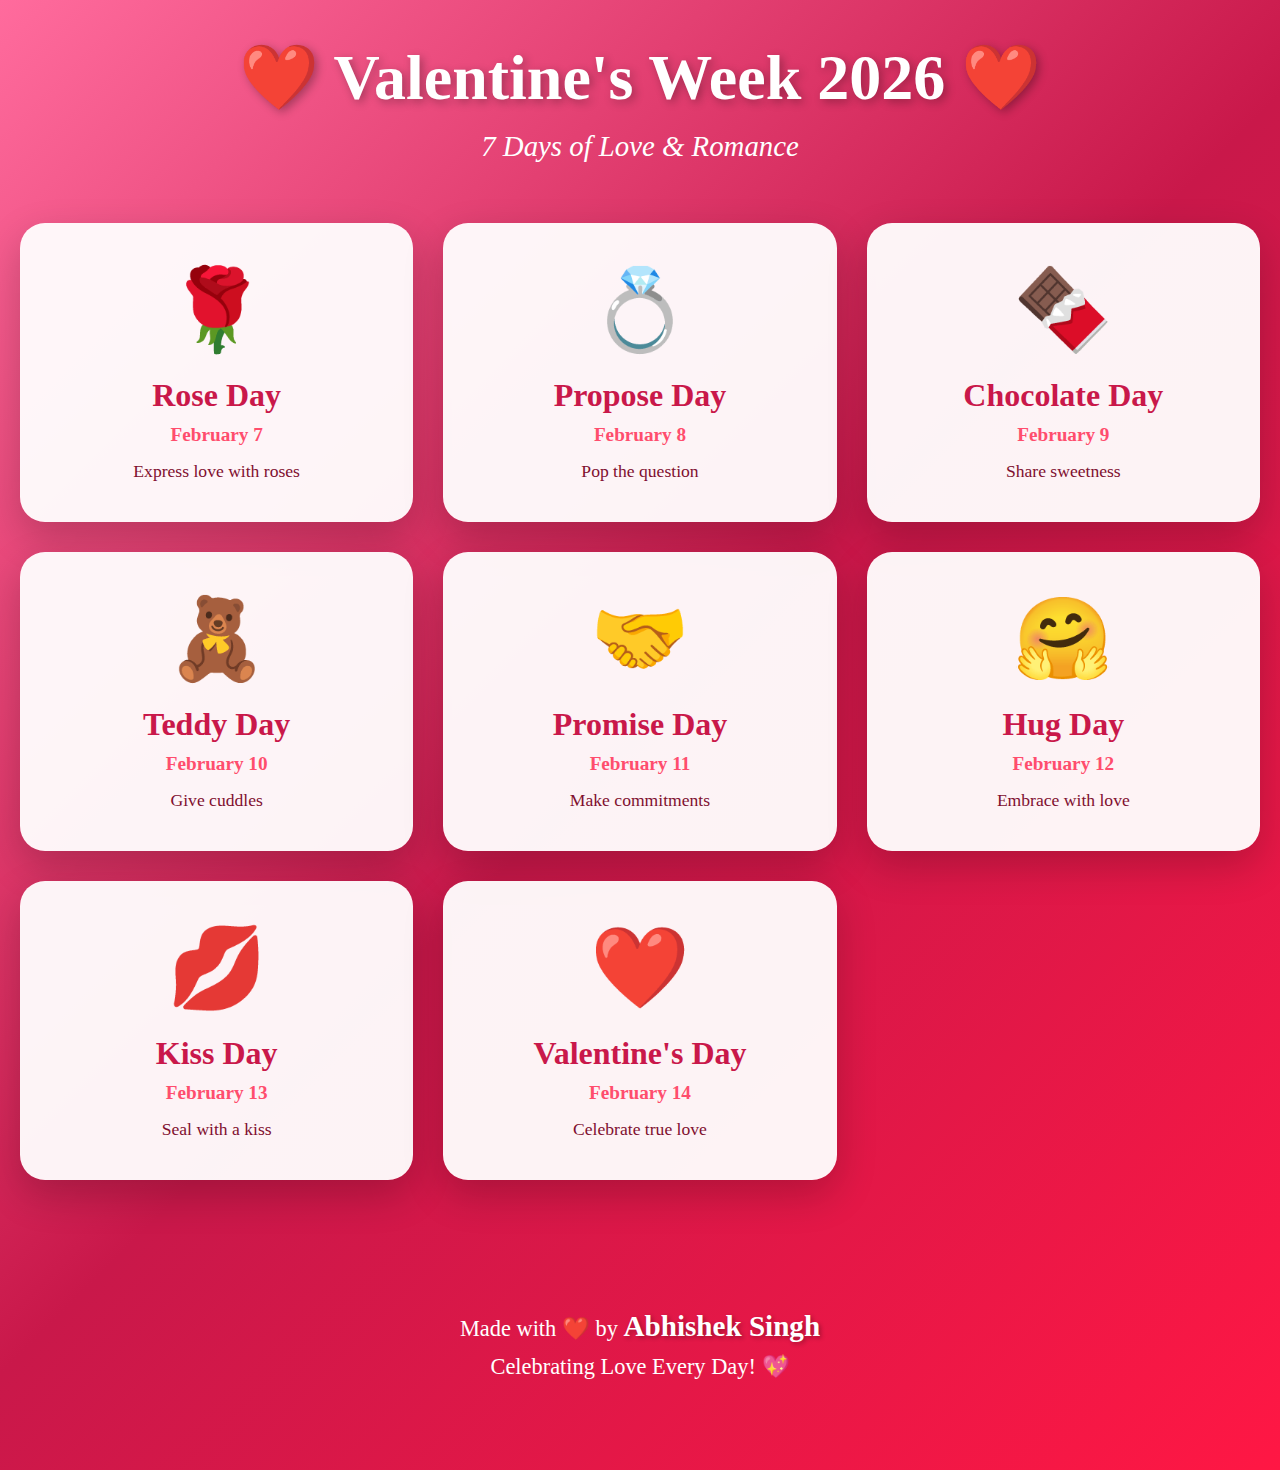
<file: pages/index.html>
<!DOCTYPE html>
<html lang="en">
<head>
    <meta charset="UTF-8">
    <meta name="viewport" content="width=device-width, initial-scale=1.0">
    <title>Valentine's Week 2026 💖</title>
    <link rel="stylesheet" href="../css/index.css">
</head>
<body>
    <div class="container">
        <header class="header">
            <h1>❤️ Valentine's Week 2026 ❤️</h1>
            <p>7 Days of Love & Romance</p>
        </header>
        
        <div class="days-grid">
            <a href="rose-day.html" class="day-card rose-day">
                <div class="day-icon">🌹</div>
                <h2>Rose Day</h2>
                <p class="day-date">February 7</p>
                <p class="day-desc">Express love with roses</p>
            </a>
            
            <a href="propose-day.html" class="day-card propose-day">
                <div class="day-icon">💍</div>
                <h2>Propose Day</h2>
                <p class="day-date">February 8</p>
                <p class="day-desc">Pop the question</p>
            </a>
            
            <a href="chocolate-day.html" class="day-card chocolate-day">
                <div class="day-icon">🍫</div>
                <h2>Chocolate Day</h2>
                <p class="day-date">February 9</p>
                <p class="day-desc">Share sweetness</p>
            </a>
            
            <a href="teddy-day.html" class="day-card teddy-day">
                <div class="day-icon">🧸</div>
                <h2>Teddy Day</h2>
                <p class="day-date">February 10</p>
                <p class="day-desc">Give cuddles</p>
            </a>
            
            <a href="promise-day.html" class="day-card promise-day">
                <div class="day-icon">🤝</div>
                <h2>Promise Day</h2>
                <p class="day-date">February 11</p>
                <p class="day-desc">Make commitments</p>
            </a>
            
            <a href="hug-day.html" class="day-card hug-day">
                <div class="day-icon">🤗</div>
                <h2>Hug Day</h2>
                <p class="day-date">February 12</p>
                <p class="day-desc">Embrace with love</p>
            </a>
            
            <a href="kiss-day.html" class="day-card kiss-day">
                <div class="day-icon">💋</div>
                <h2>Kiss Day</h2>
                <p class="day-date">February 13</p>
                <p class="day-desc">Seal with a kiss</p>
            </a>
            
            <a href="valentine-day.html" class="day-card valentine-day">
                <div class="day-icon">❤️</div>
                <h2>Valentine's Day</h2>
                <p class="day-date">February 14</p>
                <p class="day-desc">Celebrate true love</p>
            </a>
        </div>
        
        <footer class="footer">
            <p>Made with ❤️ by <strong>Abhishek Singh</strong></p>
            <p class="small">Celebrating Love Every Day! 💖</p>
        </footer>
    </div>
</body>
</html>
</file>
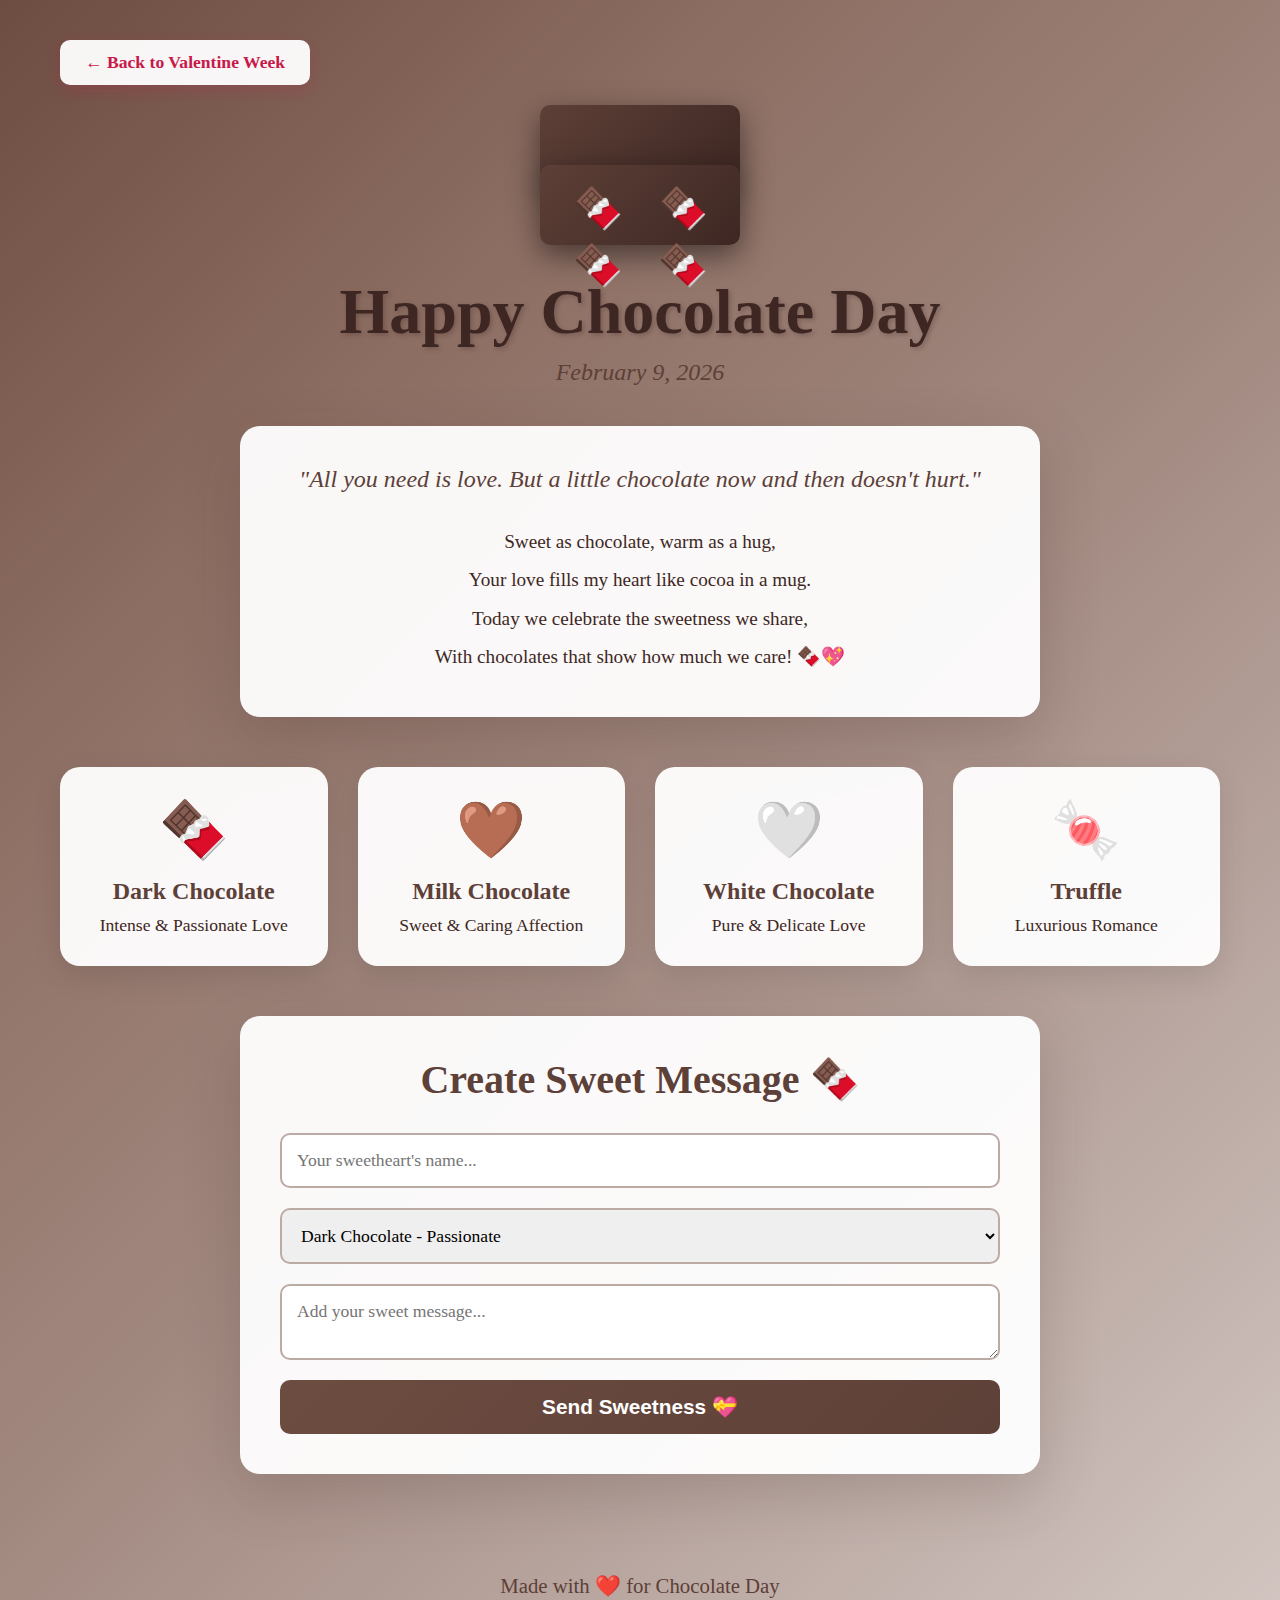
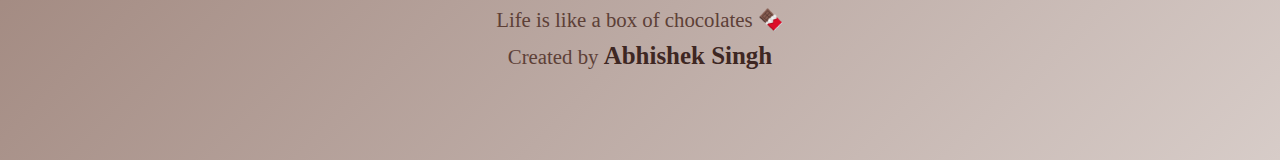
<file: pages/chocolate-day.html>
<!DOCTYPE html>
<html lang="en">
<head>
    <meta charset="UTF-8">
    <meta name="viewport" content="width=device-width, initial-scale=1.0">
    <title>Happy Chocolate Day 🍫</title>
    <link rel="stylesheet" href="css/chocolate-day.css">
</head>
<body>
    <div class="container">
        <div class="chocolates-bg"></div>
        
        <div class="content">
            <div class="back-home">
                <a href="index.html" class="back-btn">← Back to Valentine Week</a>
            </div>

            <div class="chocolate-box">
                <div class="box-lid"></div>
                <div class="box-base">
                    <div class="chocolate choc-1">🍫</div>
                    <div class="chocolate choc-2">🍫</div>
                    <div class="chocolate choc-3">🍫</div>
                    <div class="chocolate choc-4">🍫</div>
                </div>
            </div>
            
            <h1 class="main-title">Happy Chocolate Day</h1>
            <p class="date">February 9, 2026</p>
            
            <div class="message-box">
                <p class="quote">"All you need is love. But a little chocolate now and then doesn't hurt."</p>
                <p class="message">
                    Sweet as chocolate, warm as a hug,<br>
                    Your love fills my heart like cocoa in a mug.<br>
                    Today we celebrate the sweetness we share,<br>
                    With chocolates that show how much we care! 🍫💖
                </p>
            </div>
            
            <div class="chocolate-types">
                <div class="choco-card">
                    <div class="choco-icon">🍫</div>
                    <h3>Dark Chocolate</h3>
                    <p>Intense & Passionate Love</p>
                </div>
                <div class="choco-card">
                    <div class="choco-icon">🤎</div>
                    <h3>Milk Chocolate</h3>
                    <p>Sweet & Caring Affection</p>
                </div>
                <div class="choco-card">
                    <div class="choco-icon">🤍</div>
                    <h3>White Chocolate</h3>
                    <p>Pure & Delicate Love</p>
                </div>
                <div class="choco-card">
                    <div class="choco-icon">🍬</div>
                    <h3>Truffle</h3>
                    <p>Luxurious Romance</p>
                </div>
            </div>
            
            <div class="interactive-section">
                <h2>Create Sweet Message 🍫</h2>
                <div class="message-creator">
                    <input type="text" id="sweetheartName" placeholder="Your sweetheart's name...">
                    <select id="chocolateType">
                        <option value="dark">Dark Chocolate - Passionate</option>
                        <option value="milk">Milk Chocolate - Sweet</option>
                        <option value="white">White Chocolate - Pure</option>
                        <option value="truffle">Truffle - Luxurious</option>
                    </select>
                    <textarea id="sweetMessage" placeholder="Add your sweet message..."></textarea>
                    <button id="createMessage">Send Sweetness 💝</button>
                </div>
                <div id="messageDisplay" class="message-display"></div>
            </div>
            
            <footer class="footer">
                <p>Made with ❤️ for Chocolate Day</p>
                <p class="small">Life is like a box of chocolates 🍫</p>
                <p class="creator">Created by <strong>Abhishek Singh</strong></p>
            </footer>
        </div>
    </div>
    
    <script src="js/chocolate-day.js"></script>
</body>
</html>
</file>
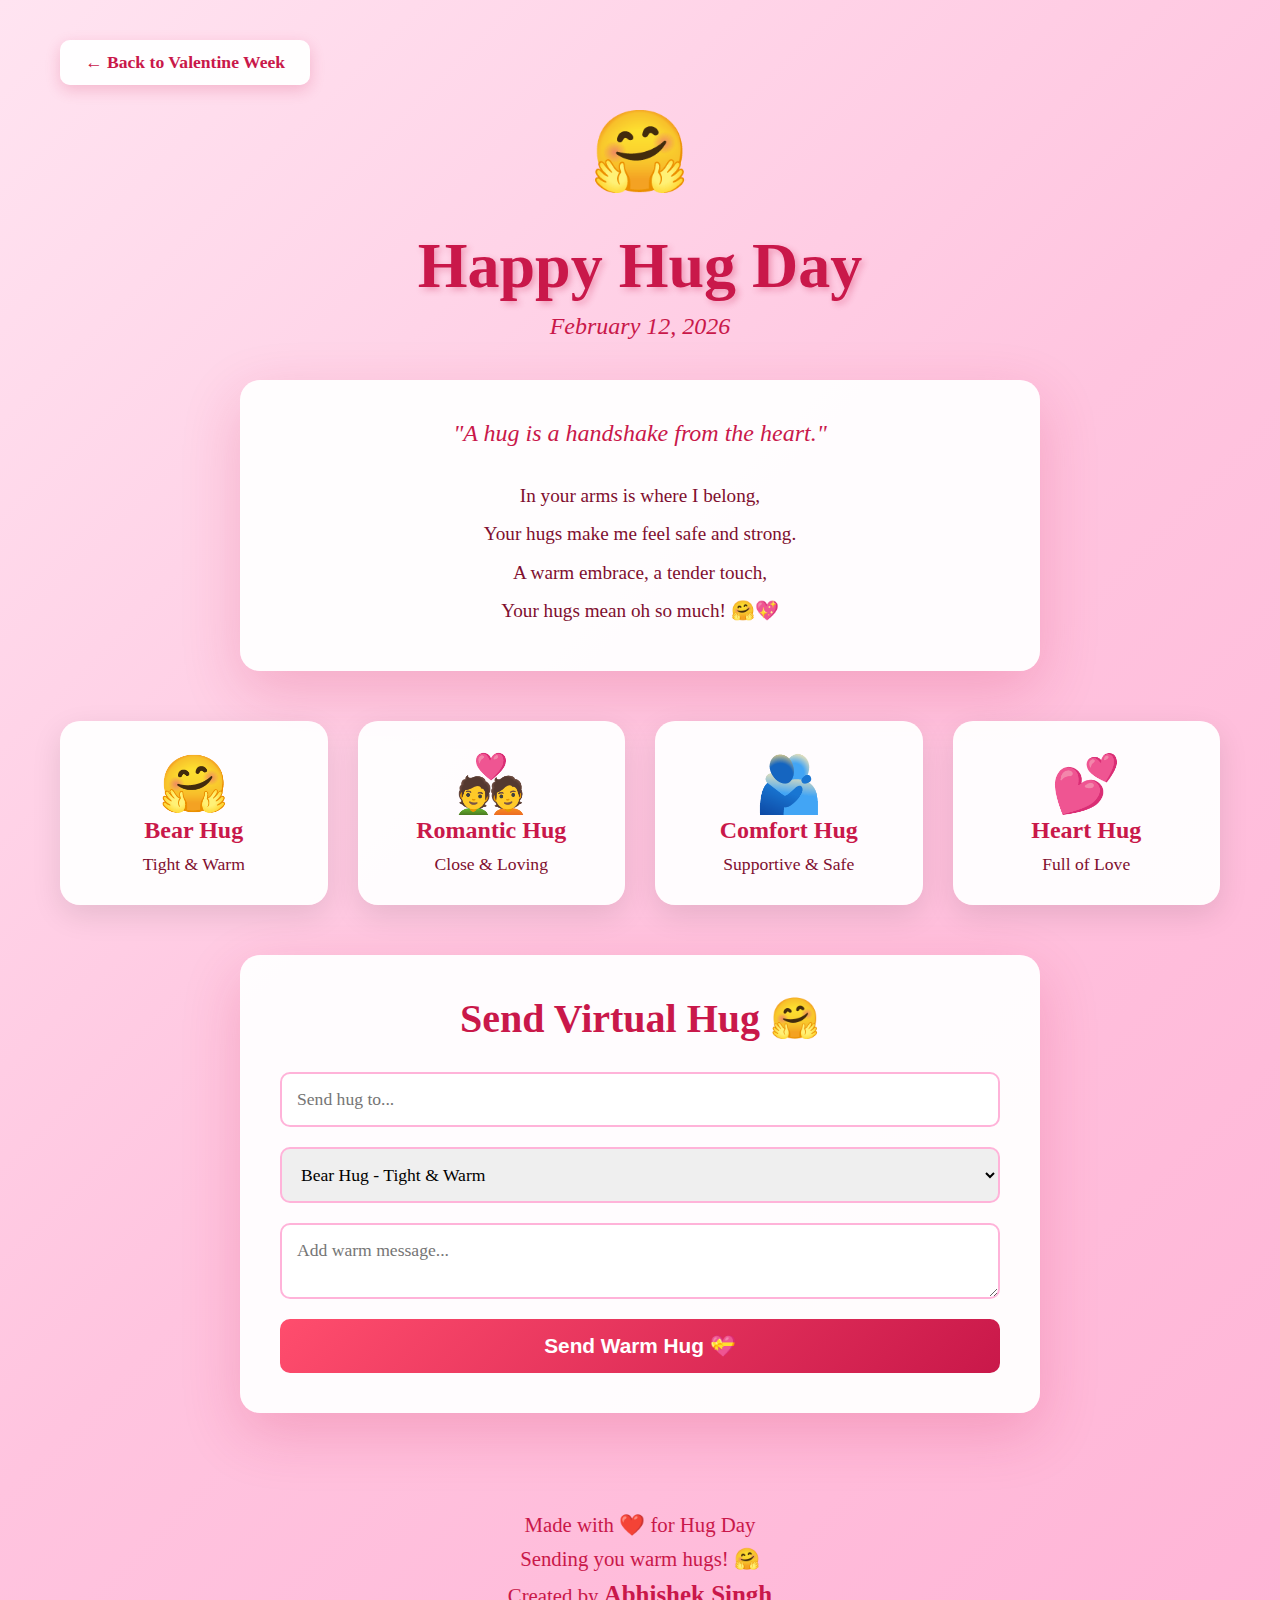
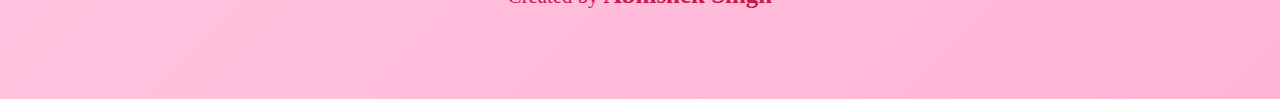
<file: pages/hug-day.html>
<!DOCTYPE html>
<html lang="en">
<head>
    <meta charset="UTF-8">
    <meta name="viewport" content="width=device-width, initial-scale=1.0">
    <title>Happy Hug Day 🤗</title>
    <link rel="stylesheet" href="css/hug-day.css">
</head>
<body>
    <div class="container">
        <div class="content">
            <div class="back-home">
                <a href="index.html" class="back-btn">← Back to Valentine Week</a>
            </div>

            <div class="hug-emoji">
                <span class="hugger">🤗</span>
            </div>
            <h1 class="main-title">Happy Hug Day</h1>
            <p class="date">February 12, 2026</p>
            <div class="message-box">
                <p class="quote">"A hug is a handshake from the heart."</p>
                <p class="message">In your arms is where I belong,<br>Your hugs make me feel safe and strong.<br>A warm embrace, a tender touch,<br>Your hugs mean oh so much! 🤗💖</p>
            </div>
            <div class="hug-types">
                <div class="hug-card"><span class="hug-icon">🤗</span><h3>Bear Hug</h3><p>Tight & Warm</p></div>
                <div class="hug-card"><span class="hug-icon">💑</span><h3>Romantic Hug</h3><p>Close & Loving</p></div>
                <div class="hug-card"><span class="hug-icon">🫂</span><h3>Comfort Hug</h3><p>Supportive & Safe</p></div>
                <div class="hug-card"><span class="hug-icon">💕</span><h3>Heart Hug</h3><p>Full of Love</p></div>
            </div>
            <div class="interactive-section">
                <h2>Send Virtual Hug 🤗</h2>
                <div class="hug-sender">
                    <input type="text" id="hugRecipient" placeholder="Send hug to...">
                    <select id="hugType">
                        <option value="bear">Bear Hug - Tight & Warm</option>
                        <option value="romantic">Romantic Hug - Loving</option>
                        <option value="comfort">Comfort Hug - Supportive</option>
                        <option value="heart">Heart Hug - Full of Love</option>
                    </select>
                    <textarea id="hugMessage" placeholder="Add warm message..."></textarea>
                    <button id="sendHug">Send Warm Hug 💝</button>
                </div>
                <div id="hugDisplay" class="hug-display"></div>
            </div>
            <footer class="footer">
                <p>Made with ❤️ for Hug Day</p>
                <p class="small">Sending you warm hugs! 🤗</p>
                <p class="creator">Created by <strong>Abhishek Singh</strong></p>
            </footer>
        </div>
    </div>
    <script src="js/hug-day.js"></script>
</body>
</html>
</file>
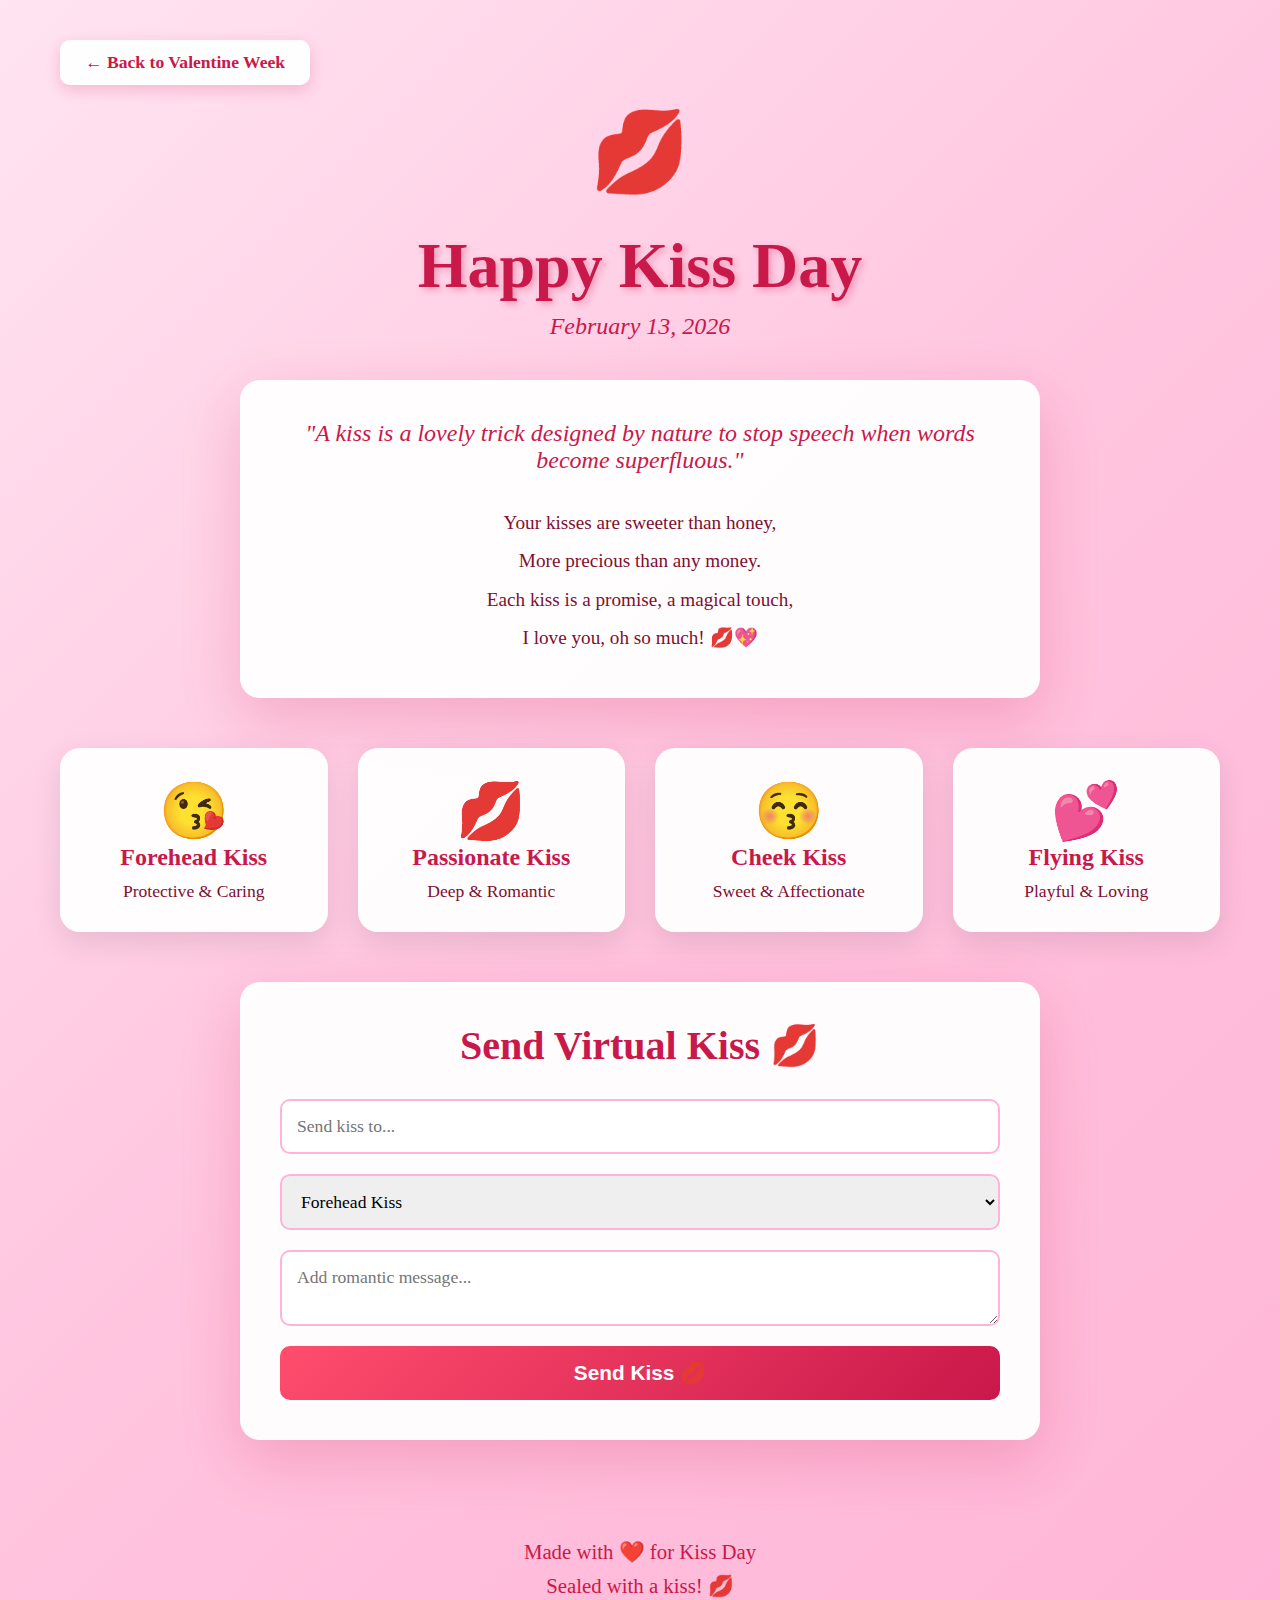
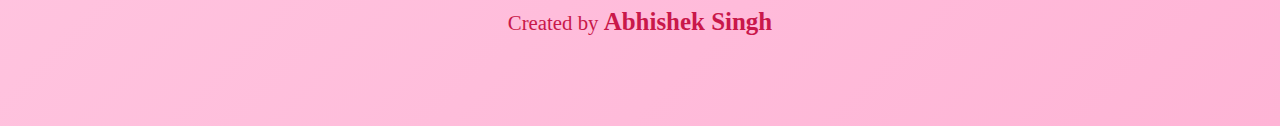
<file: pages/kiss-day.html>
<!DOCTYPE html>
<html lang="en">
<head>
    <meta charset="UTF-8">
    <meta name="viewport" content="width=device-width, initial-scale=1.0">
    <title>Happy Kiss Day 💋</title>
    <link rel="stylesheet" href="../css/kiss-day.css">
</head>
<body>
    <div class="container">
        <div class="content">
            <div class="back-home">
                <a href="index.html" class="back-btn">← Back to Valentine Week</a>
            </div>

            <div class="kiss-animation">
                <div class="lips">💋</div>
            </div>
            <h1 class="main-title">Happy Kiss Day</h1>
            <p class="date">February 13, 2026</p>
            <div class="message-box">
                <p class="quote">"A kiss is a lovely trick designed by nature to stop speech when words become superfluous."</p>
                <p class="message">Your kisses are sweeter than honey,<br>More precious than any money.<br>Each kiss is a promise, a magical touch,<br>I love you, oh so much! 💋💖</p>
            </div>
            <div class="kiss-types">
                <div class="kiss-card"><span class="kiss-icon">😘</span><h3>Forehead Kiss</h3><p>Protective & Caring</p></div>
                <div class="kiss-card"><span class="kiss-icon">💋</span><h3>Passionate Kiss</h3><p>Deep & Romantic</p></div>
                <div class="kiss-card"><span class="kiss-icon">😚</span><h3>Cheek Kiss</h3><p>Sweet & Affectionate</p></div>
                <div class="kiss-card"><span class="kiss-icon">💕</span><h3>Flying Kiss</h3><p>Playful & Loving</p></div>
            </div>
            <div class="interactive-section">
                <h2>Send Virtual Kiss 💋</h2>
                <div class="kiss-sender">
                    <input type="text" id="kissRecipient" placeholder="Send kiss to...">
                    <select id="kissType">
                        <option value="forehead">Forehead Kiss</option>
                        <option value="passionate">Passionate Kiss</option>
                        <option value="cheek">Cheek Kiss</option>
                        <option value="flying">Flying Kiss</option>
                    </select>
                    <textarea id="kissMessage" placeholder="Add romantic message..."></textarea>
                    <button id="sendKiss">Send Kiss 💋</button>
                </div>
                <div id="kissDisplay" class="kiss-display"></div>
            </div>
            <footer class="footer">
                <p>Made with ❤️ for Kiss Day</p>
                <p class="small">Sealed with a kiss! 💋</p>
                <p class="creator">Created by <strong>Abhishek Singh</strong></p>
            </footer>
        </div>
    </div>
    <script src="../js/kiss-day.js"></script>
</body>
</html>
</file>
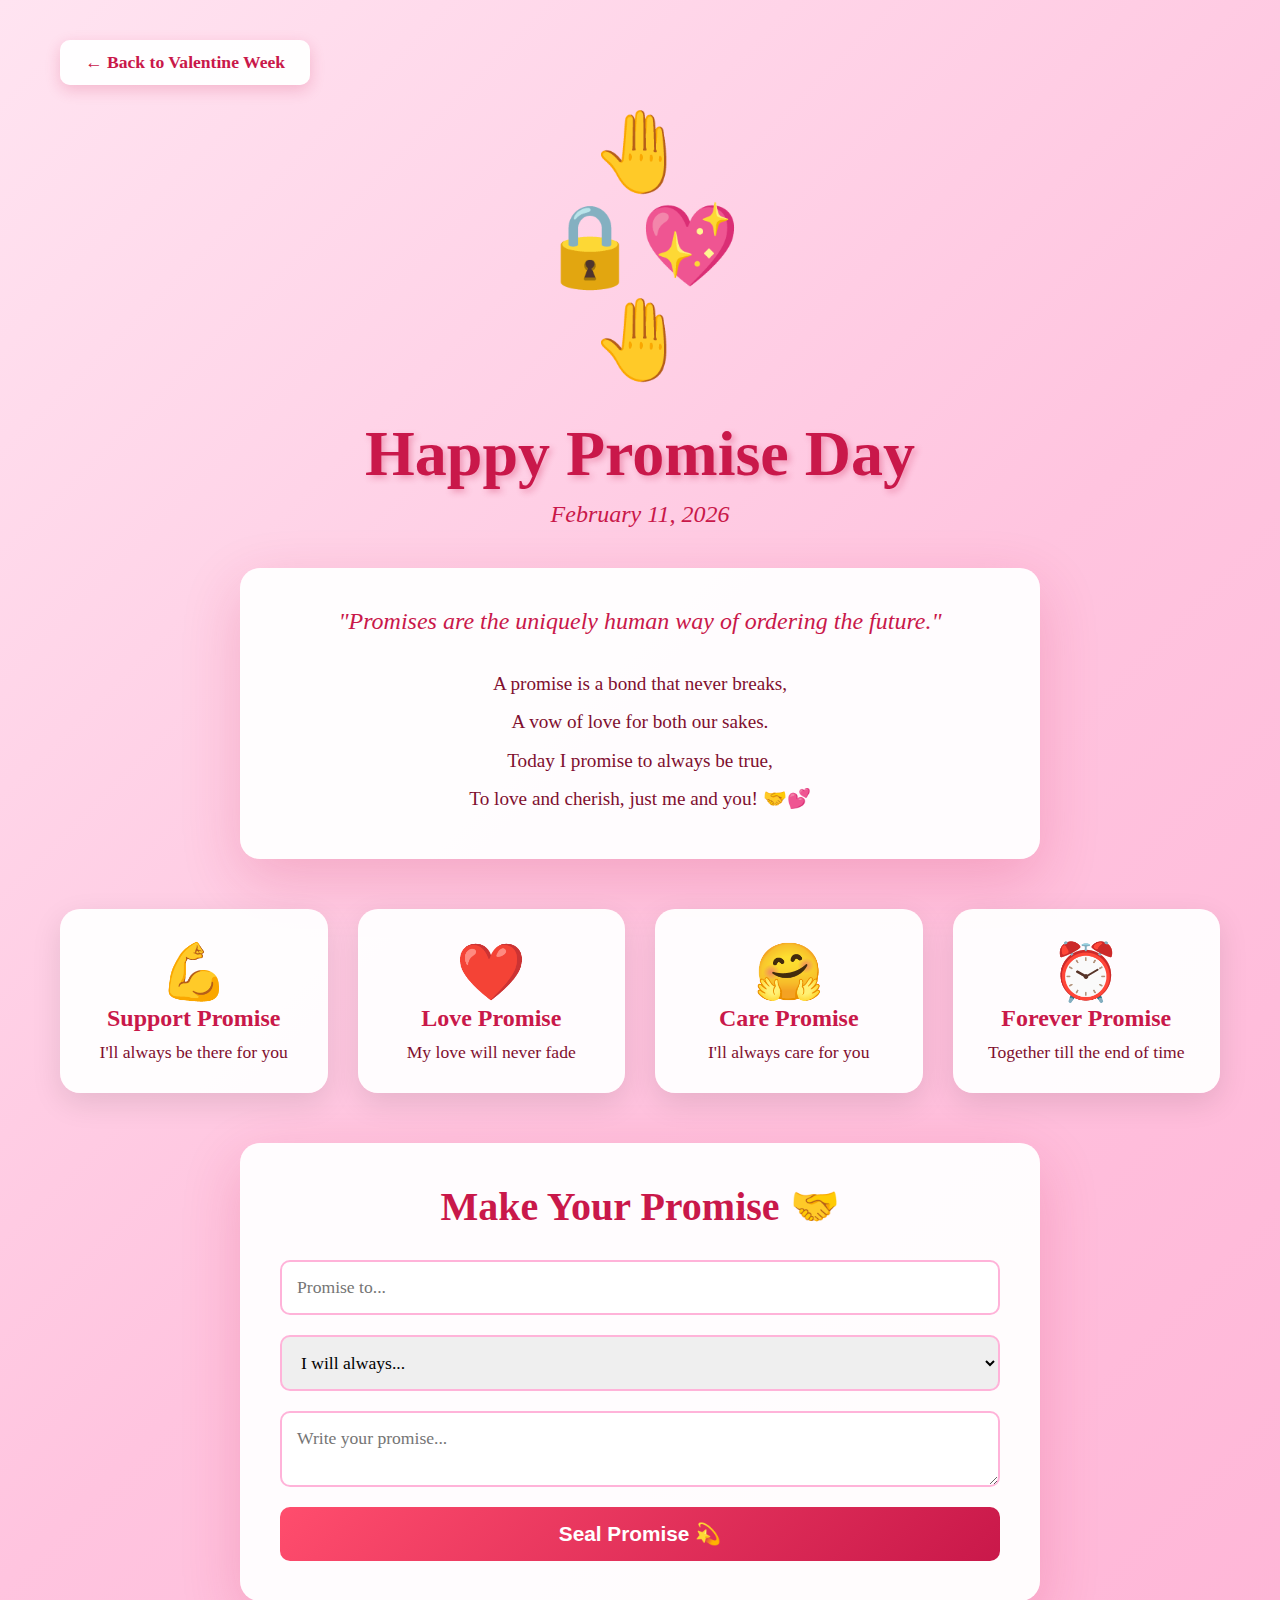
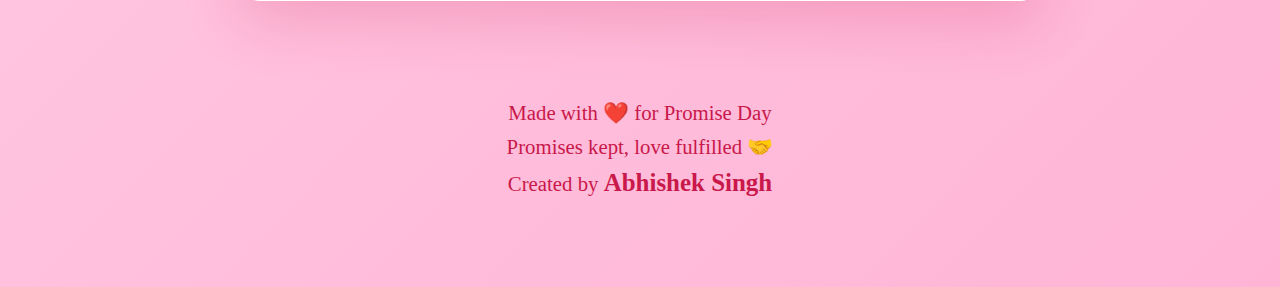
<file: pages/promise-day.html>
<!DOCTYPE html>
<html lang="en">
<head>
    <meta charset="UTF-8">
    <meta name="viewport" content="width=device-width, initial-scale=1.0">
    <title>Happy Promise Day 🤝</title>
    <link rel="stylesheet" href="../css/promise-day.css">
</head>
<body>
    <div class="container">
        <div class="content">
            <div class="back-home">
                <a href="index.html" class="back-btn">← Back to Valentine Week</a>
            </div>

            <div class="promise-hands">
                <div class="hand left-hand">🤚</div>
                <div class="heart-lock">🔒💖</div>
                <div class="hand right-hand">🤚</div>
            </div>
            <h1 class="main-title">Happy Promise Day</h1>
            <p class="date">February 11, 2026</p>
            <div class="message-box">
                <p class="quote">"Promises are the uniquely human way of ordering the future."</p>
                <p class="message">A promise is a bond that never breaks,<br>A vow of love for both our sakes.<br>Today I promise to always be true,<br>To love and cherish, just me and you! 🤝💕</p>
            </div>
            <div class="promise-types">
                <div class="promise-card"><span class="promise-icon">💪</span><h3>Support Promise</h3><p>I'll always be there for you</p></div>
                <div class="promise-card"><span class="promise-icon">❤️</span><h3>Love Promise</h3><p>My love will never fade</p></div>
                <div class="promise-card"><span class="promise-icon">🤗</span><h3>Care Promise</h3><p>I'll always care for you</p></div>
                <div class="promise-card"><span class="promise-icon">⏰</span><h3>Forever Promise</h3><p>Together till the end of time</p></div>
            </div>
            <div class="interactive-section">
                <h2>Make Your Promise 🤝</h2>
                <div class="promise-creator">
                    <input type="text" id="promiseName" placeholder="Promise to...">
                    <select id="promiseType">
                        <option value="always">I will always...</option>
                        <option value="never">I will never...</option>
                        <option value="forever">Forever I will...</option>
                    </select>
                    <textarea id="promiseText" placeholder="Write your promise..."></textarea>
                    <button id="makePromise">Seal Promise 💫</button>
                </div>
                <div id="promiseDisplay" class="promise-display"></div>
            </div>
            <footer class="footer">
                <p>Made with ❤️ for Promise Day</p>
                <p class="small">Promises kept, love fulfilled 🤝</p>
                <p class="creator">Created by <strong>Abhishek Singh</strong></p>
            </footer>
        </div>
    </div>
    <script src="../js/promise-day.js"></script>
</body>
</html>
</file>
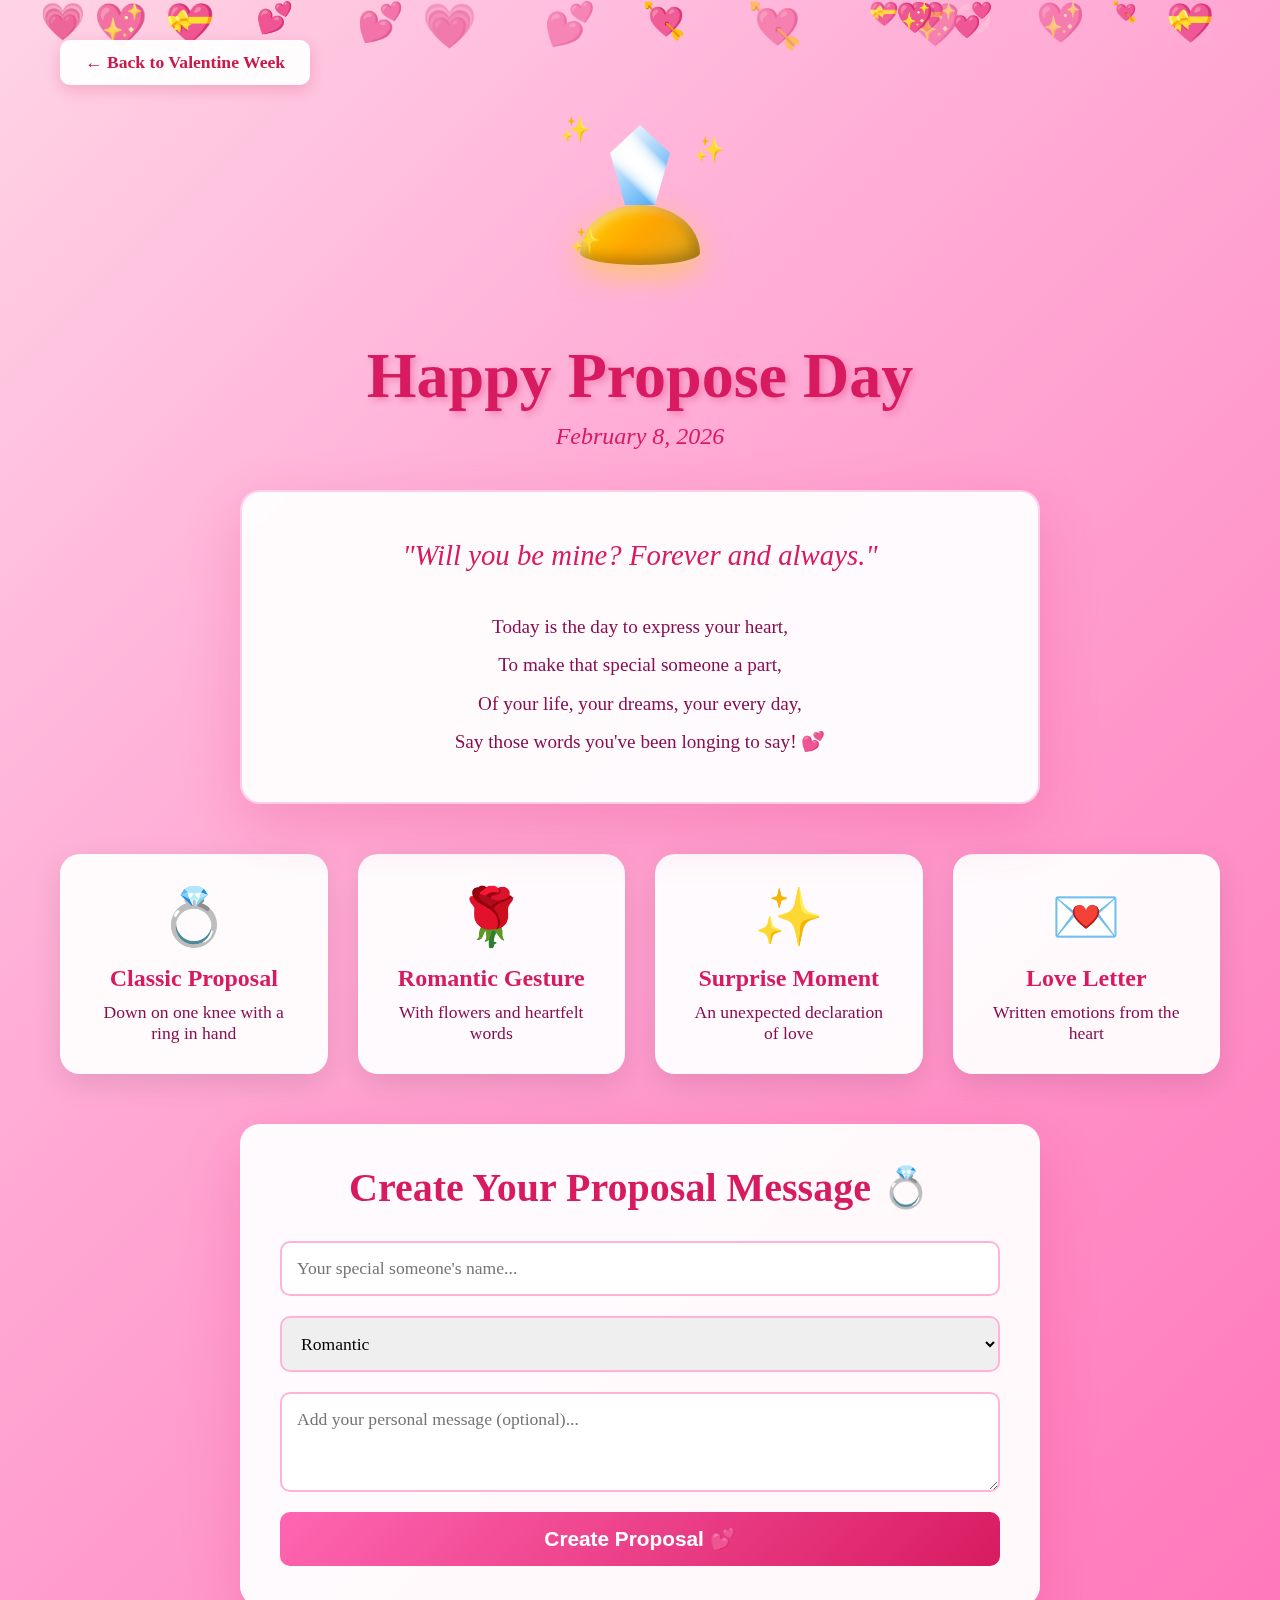
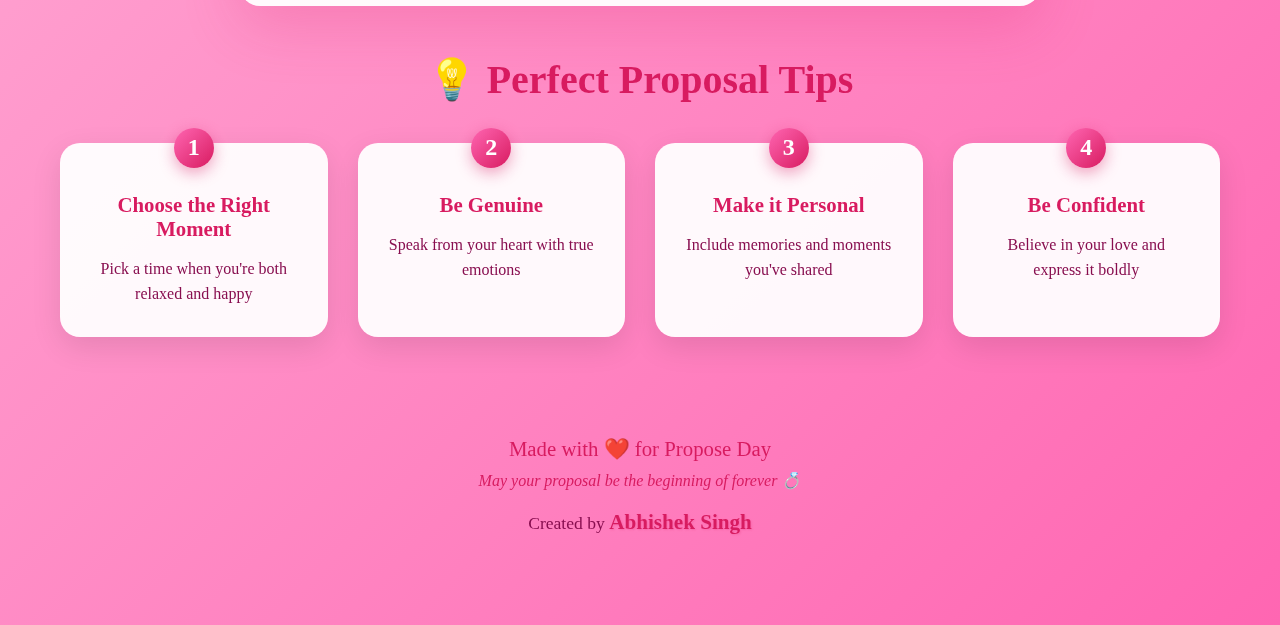
<file: pages/propose-day.html>
<!DOCTYPE html>
<html lang="en">
<head>
    <meta charset="UTF-8">
    <meta name="viewport" content="width=device-width, initial-scale=1.0">
    <title>Happy Propose Day 💍</title>
    <link rel="stylesheet" href="/css/propose-day.css">
</head>
<body>
    <div class="container">
        <div class="hearts-bg"></div>
        
        <div class="content">
            <div class="back-home">
                <a href="/pages/index.html" class="back-btn">← Back to Valentine Week</a>
            </div>

            <div class="ring-animation">
                <div class="ring">
                    <div class="band"></div>
                    <div class="diamond">
                        <div class="facet"></div>
                        <div class="facet"></div>
                        <div class="facet"></div>
                        <div class="facet"></div>
                    </div>
                    <div class="sparkle sparkle-1">✨</div>
                    <div class="sparkle sparkle-2">✨</div>
                    <div class="sparkle sparkle-3">✨</div>
                </div>
            </div>
            
            <h1 class="main-title">Happy Propose Day</h1>
            <p class="date">February 8, 2026</p>
            
            <div class="message-box">
                <p class="quote">"Will you be mine? Forever and always."</p>
                <p class="message">
                    Today is the day to express your heart,<br>
                    To make that special someone a part,<br>
                    Of your life, your dreams, your every day,<br>
                    Say those words you've been longing to say! 💕
                </p>
            </div>
            
            <div class="proposal-types">
                <div class="type-card">
                    <div class="type-icon">💍</div>
                    <h3>Classic Proposal</h3>
                    <p>Down on one knee with a ring in hand</p>
                </div>
                <div class="type-card">
                    <div class="type-icon">🌹</div>
                    <h3>Romantic Gesture</h3>
                    <p>With flowers and heartfelt words</p>
                </div>
                <div class="type-card">
                    <div class="type-icon">✨</div>
                    <h3>Surprise Moment</h3>
                    <p>An unexpected declaration of love</p>
                </div>
                <div class="type-card">
                    <div class="type-icon">💌</div>
                    <h3>Love Letter</h3>
                    <p>Written emotions from the heart</p>
                </div>
            </div>
            
            <div class="interactive-section">
                <h2>Create Your Proposal Message 💍</h2>
                <div class="proposal-creator">
                    <input type="text" id="partnerName" placeholder="Your special someone's name...">
                    <select id="proposalStyle">
                        <option value="romantic">Romantic</option>
                        <option value="sweet">Sweet & Simple</option>
                        <option value="poetic">Poetic</option>
                        <option value="playful">Playful</option>
                    </select>
                    <textarea id="customMessage" placeholder="Add your personal message (optional)..."></textarea>
                    <button id="createProposal">Create Proposal 💕</button>
                </div>
                <div id="proposalDisplay" class="proposal-display"></div>
            </div>
            
            <div class="proposal-tips">
                <h2>💡 Perfect Proposal Tips</h2>
                <div class="tips-grid">
                    <div class="tip-card">
                        <span class="tip-number">1</span>
                        <h4>Choose the Right Moment</h4>
                        <p>Pick a time when you're both relaxed and happy</p>
                    </div>
                    <div class="tip-card">
                        <span class="tip-number">2</span>
                        <h4>Be Genuine</h4>
                        <p>Speak from your heart with true emotions</p>
                    </div>
                    <div class="tip-card">
                        <span class="tip-number">3</span>
                        <h4>Make it Personal</h4>
                        <p>Include memories and moments you've shared</p>
                    </div>
                    <div class="tip-card">
                        <span class="tip-number">4</span>
                        <h4>Be Confident</h4>
                        <p>Believe in your love and express it boldly</p>
                    </div>
                </div>
            </div>
            
            <footer class="footer">
                <p>Made with ❤️ for Propose Day</p>
                <p class="small">May your proposal be the beginning of forever 💍</p>
                <p class="creator">Created by <strong>Abhishek Singh</strong></p>
            </footer>
        </div>
    </div>
    
    <script src="/js/propose-day.js"></script>
</body>
</html>
</file>
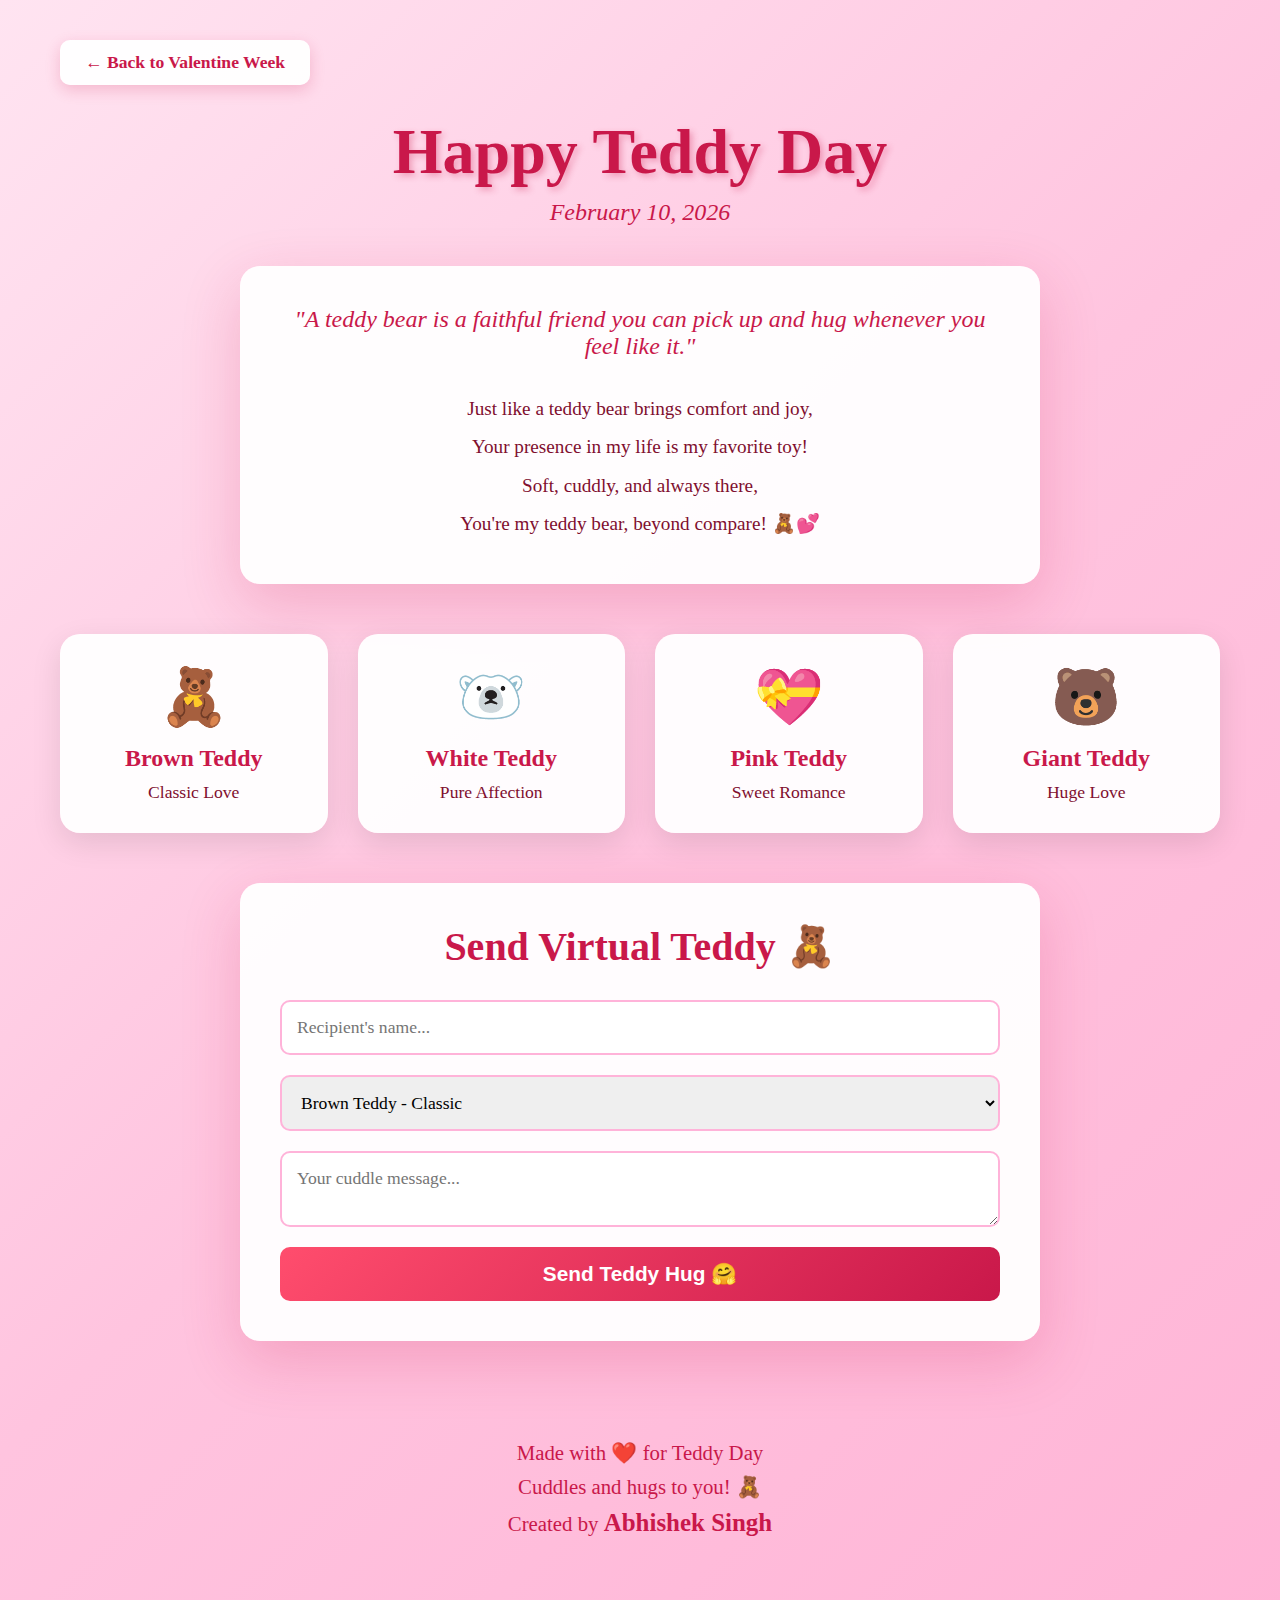
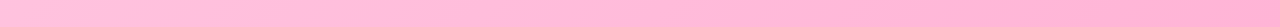
<file: pages/teddy-day.html>
<!DOCTYPE html>
<html lang="en">
<head>
    <meta charset="UTF-8">
    <meta name="viewport" content="width=device-width, initial-scale=1.0">
    <title>Happy Teddy Day 🧸</title>
    <link rel="stylesheet" href="css/teddy-day.css">
</head>
<body>
    <div class="container">
        <div class="content">
            <div class="back-home">
                <a href="index.html" class="back-btn">← Back to Valentine Week</a>
            </div>

            <div class="teddy-bear">
                <div class="bear-face">
                    <div class="ear left-ear"></div>
                    <div class="ear right-ear"></div>
                    <div class="eye left-eye"></div>
                    <div class="eye right-eye"></div>
                    <div class="nose"></div>
                    <div class="mouth"></div>
                </div>
                <div class="bear-body"></div>
                <div class="bear-arm left-arm"></div>
                <div class="bear-arm right-arm"></div>
            </div>
            <h1 class="main-title">Happy Teddy Day</h1>
            <p class="date">February 10, 2026</p>
            <div class="message-box">
                <p class="quote">"A teddy bear is a faithful friend you can pick up and hug whenever you feel like it."</p>
                <p class="message">Just like a teddy bear brings comfort and joy,<br>Your presence in my life is my favorite toy!<br>Soft, cuddly, and always there,<br>You're my teddy bear, beyond compare! 🧸💕</p>
            </div>
            <div class="teddy-colors">
                <div class="teddy-card"><div class="mini-teddy brown-teddy">🧸</div><h3>Brown Teddy</h3><p>Classic Love</p></div>
                <div class="teddy-card"><div class="mini-teddy white-teddy">🐻‍❄️</div><h3>White Teddy</h3><p>Pure Affection</p></div>
                <div class="teddy-card"><div class="mini-teddy pink-teddy">💝</div><h3>Pink Teddy</h3><p>Sweet Romance</p></div>
                <div class="teddy-card"><div class="mini-teddy big-teddy">🐻</div><h3>Giant Teddy</h3><p>Huge Love</p></div>
            </div>
            <div class="interactive-section">
                <h2>Send Virtual Teddy 🧸</h2>
                <div class="teddy-sender">
                    <input type="text" id="teddyRecipient" placeholder="Recipient's name...">
                    <select id="teddyColor">
                        <option value="brown">Brown Teddy - Classic</option>
                        <option value="white">White Teddy - Pure</option>
                        <option value="pink">Pink Teddy - Sweet</option>
                        <option value="giant">Giant Teddy - Huge Love</option>
                    </select>
                    <textarea id="teddyMessage" placeholder="Your cuddle message..."></textarea>
                    <button id="sendTeddy">Send Teddy Hug 🤗</button>
                </div>
                <div id="teddyDisplay" class="teddy-display"></div>
            </div>
            <footer class="footer">
                <p>Made with ❤️ for Teddy Day</p>
                <p class="small">Cuddles and hugs to you! 🧸</p>
                <p class="creator">Created by <strong>Abhishek Singh</strong></p>
            </footer>
        </div>
    </div>
    <script src="js/teddy-day.js"></script>
</body>
</html>
</file>
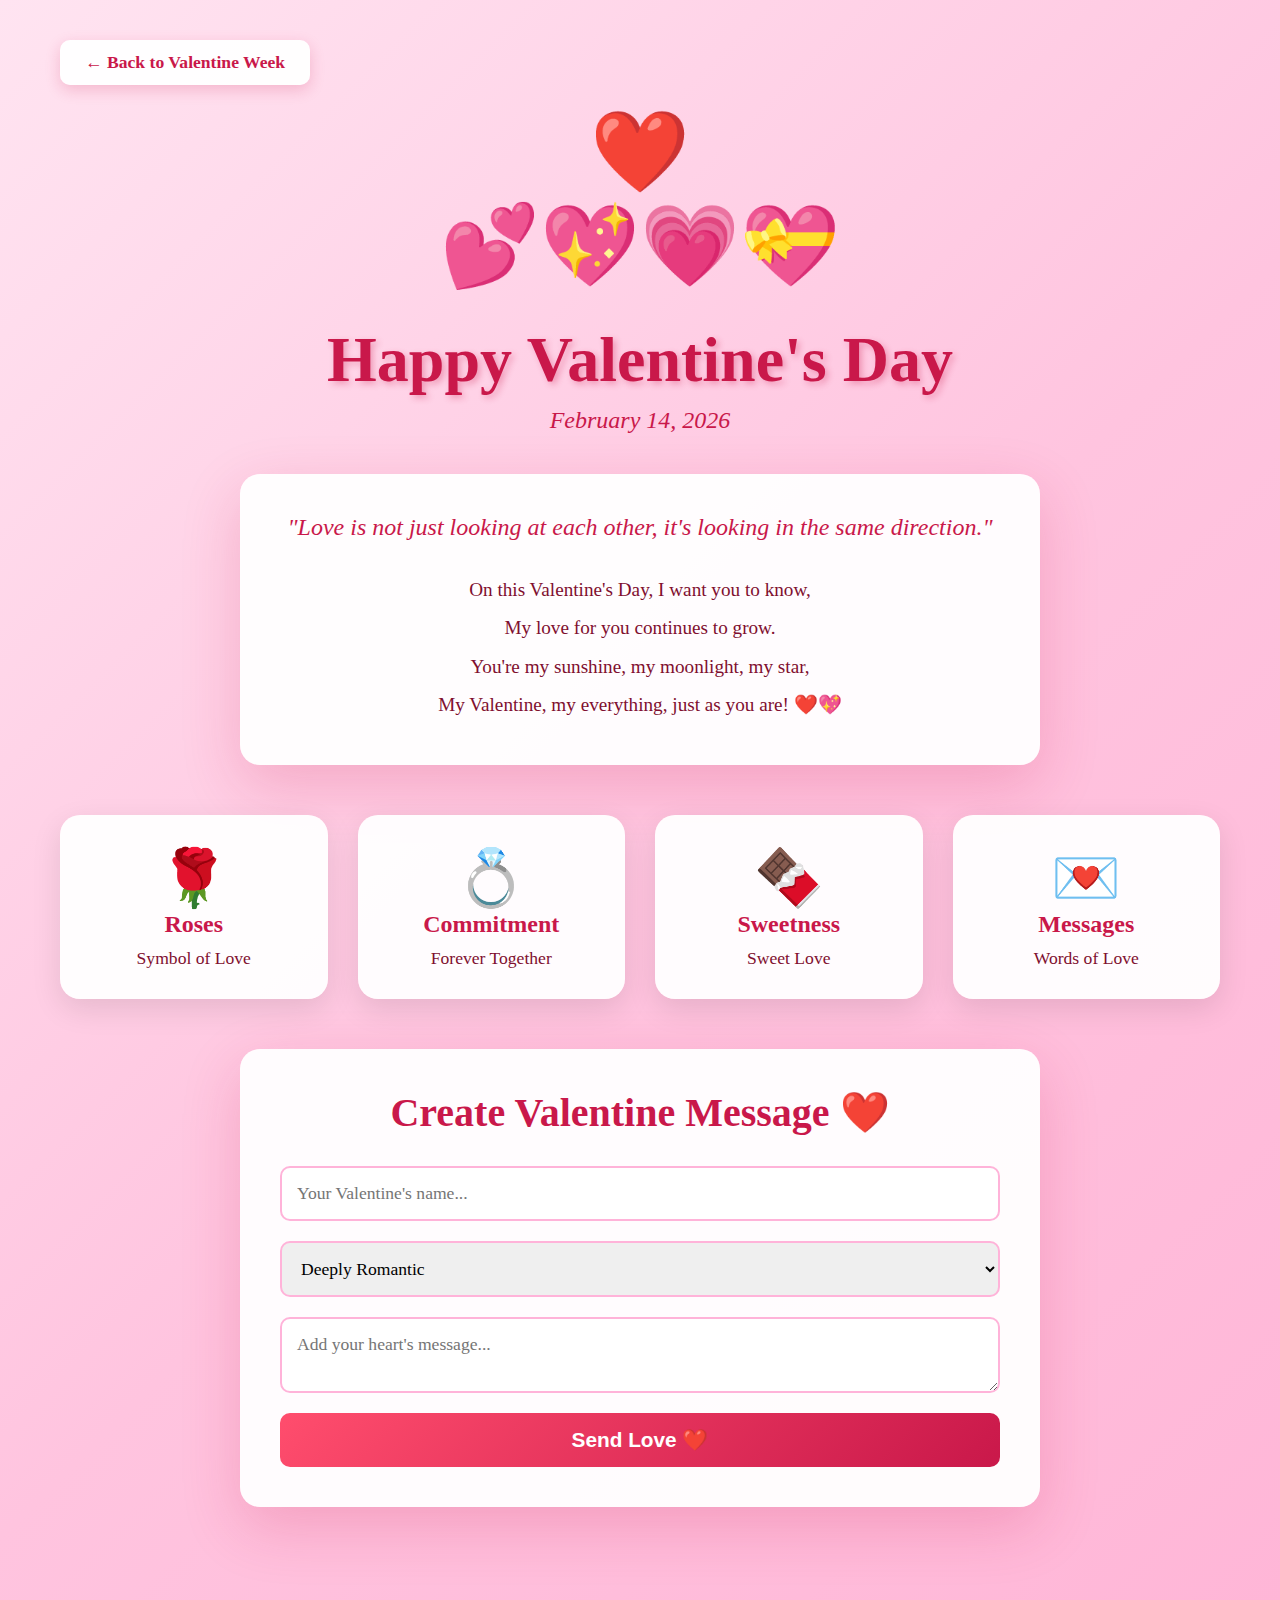
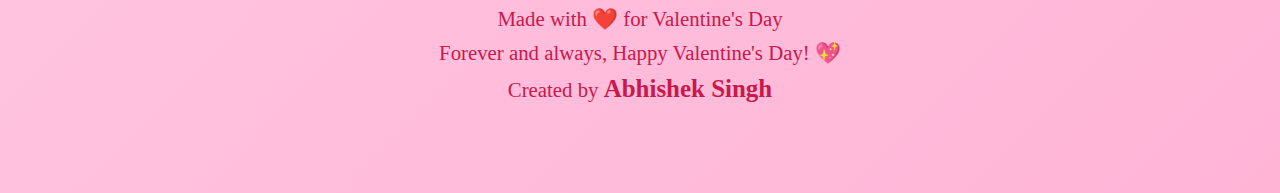
<file: pages/valentine-day.html>
<!DOCTYPE html>
<html lang="en">
<head>
    <meta charset="UTF-8">
    <meta name="viewport" content="width=device-width, initial-scale=1.0">
    <title>Happy Valentine's Day ❤️</title>
    <link rel="stylesheet" href="/css/valentine-day.css">
</head>
<body>
    <div class="container">
        <div class="content">
            <div class="back-home">
                <a href="/pages/index.html" class="back-btn">← Back to Valentine Week</a>
            </div>

            <div class="heart-animation">
                <div class="big-heart">❤️</div>
                <div class="floating-hearts">
                    <span>💕</span><span>💖</span><span>💗</span><span>💝</span>
                </div>
            </div>
            <h1 class="main-title">Happy Valentine's Day</h1>
            <p class="date">February 14, 2026</p>
            <div class="message-box">
                <p class="quote">"Love is not just looking at each other, it's looking in the same direction."</p>
                <p class="message">On this Valentine's Day, I want you to know,<br>My love for you continues to grow.<br>You're my sunshine, my moonlight, my star,<br>My Valentine, my everything, just as you are! ❤️💖</p>
            </div>
            <div class="love-elements">
                <div class="love-card"><span class="love-icon">🌹</span><h3>Roses</h3><p>Symbol of Love</p></div>
                <div class="love-card"><span class="love-icon">💍</span><h3>Commitment</h3><p>Forever Together</p></div>
                <div class="love-card"><span class="love-icon">🍫</span><h3>Sweetness</h3><p>Sweet Love</p></div>
                <div class="love-card"><span class="love-icon">💌</span><h3>Messages</h3><p>Words of Love</p></div>
            </div>
            <div class="interactive-section">
                <h2>Create Valentine Message ❤️</h2>
                <div class="valentine-creator">
                    <input type="text" id="valentineName" placeholder="Your Valentine's name...">
                    <select id="messageStyle">
                        <option value="romantic">Deeply Romantic</option>
                        <option value="sweet">Sweet & Simple</option>
                        <option value="poetic">Beautifully Poetic</option>
                        <option value="passionate">Intensely Passionate</option>
                    </select>
                    <textarea id="valentineMessage" placeholder="Add your heart's message..."></textarea>
                    <button id="createValentine">Send Love ❤️</button>
                </div>
                <div id="valentineDisplay" class="valentine-display"></div>
            </div>
            <footer class="footer">
                <p>Made with ❤️ for Valentine's Day</p>
                <p class="small">Forever and always, Happy Valentine's Day! 💖</p>
                <p class="creator">Created by <strong>Abhishek Singh</strong></p>
            </footer>
        </div>
    </div>
    <script src="/js/valentine-day.js"></script>
</body>
</html>
</file>
<file: css/index.css>
* { margin: 0; padding: 0; box-sizing: border-box; }
body { font-family: 'Georgia', serif; background: linear-gradient(135deg, #ff6b9d 0%, #c9184a 50%, #ff1744 100%);
min-height: 100vh; color: white; }
.container { max-width: 1400px; margin: 0 auto; padding: 40px 20px; }
.header { text-align: center; margin-bottom: 60px; animation: fadeInDown 1s ease-out; }
@keyframes fadeInDown { from { opacity: 0; transform: translateY(-30px); } }
.header h1 { font-size: 4em; margin-bottom: 15px; text-shadow: 3px 3px 10px rgba(0, 0, 0, 0.3); }
.header p { font-size: 1.8em; font-style: italic; }
.days-grid { display: grid; grid-template-columns: repeat(auto-fit, minmax(300px, 1fr)); gap: 30px; margin: 40px 0; }
.day-card { background: rgba(255, 255, 255, 0.95); padding: 40px; border-radius: 25px; text-align: center;
text-decoration: none; color: inherit; transition: all 0.4s; box-shadow: 0 15px 40px rgba(0, 0, 0, 0.2);
animation: fadeInUp 1s ease-out backwards; }
.day-card:nth-child(1) { animation-delay: 0.1s; } .day-card:nth-child(2) { animation-delay: 0.2s; }
.day-card:nth-child(3) { animation-delay: 0.3s; } .day-card:nth-child(4) { animation-delay: 0.4s; }
.day-card:nth-child(5) { animation-delay: 0.5s; } .day-card:nth-child(6) { animation-delay: 0.6s; }
.day-card:nth-child(7) { animation-delay: 0.7s; } .day-card:nth-child(8) { animation-delay: 0.8s; }
@keyframes fadeInUp { from { opacity: 0; transform: translateY(30px); } }
.day-card:hover { transform: translateY(-15px) scale(1.05); box-shadow: 0 25px 60px rgba(0, 0, 0, 0.3); }
.day-icon { font-size: 5em; margin-bottom: 20px; animation: pulse 2s ease-in-out infinite; }
@keyframes pulse { 0%, 100% { transform: scale(1); } 50% { transform: scale(1.1); } }
.day-card h2 { font-size: 2em; color: #c9184a; margin-bottom: 10px; }
.day-date { font-size: 1.2em; color: #ff4d6d; font-weight: bold; margin: 10px 0; }
.day-desc { font-size: 1.1em; color: #800f2f; margin-top: 15px; }
.footer { text-align: center; margin-top: 80px; padding: 40px; }
.footer p { font-size: 1.4em; margin: 10px 0; }
.footer strong { font-size: 1.3em; text-shadow: 2px 2px 4px rgba(0, 0, 0, 0.3); }
@media (max-width: 768px) { .header h1 { font-size: 2.5em; } .days-grid { grid-template-columns: 1fr; } }
</file>
<file: pages/css/chocolate-day.css>
* { margin: 0; padding: 0; box-sizing: border-box; }
body {
    font-family: 'Georgia', serif;
    background: linear-gradient(135deg, #6d4c41 0%, #8d6e63 25%, #a1887f 50%, #bcaaa4 75%, #d7ccc8 100%);
    min-height: 100vh;
}
.container { position: relative; min-height: 100vh; }
.content { position: relative; z-index: 2; max-width: 1200px; margin: 0 auto; padding: 40px 20px; }
.chocolate-box { text-align: center; margin-bottom: 30px; animation: fadeInDown 1.5s ease-out; }
@keyframes fadeInDown { from { opacity: 0; transform: translateY(-50px); } }
.box-lid, .box-base { width: 200px; height: 80px; margin: 0 auto;
    background: linear-gradient(135deg, #5d4037, #3e2723);
    border-radius: 10px; box-shadow: 0 10px 30px rgba(0,0,0,0.5);
    animation: boxFloat 4s ease-in-out infinite; }
.box-lid { margin-bottom: -20px; animation: lidOpen 3s ease-in-out; }
@keyframes lidOpen { 0%, 100% { transform: translateY(0); } 50% { transform: translateY(-30px) rotateX(-20deg); } }
@keyframes boxFloat { 0%, 100% { transform: translateY(0); } 50% { transform: translateY(-10px); } }
.box-base { display: grid; grid-template-columns: repeat(2, 1fr); gap: 10px; padding: 20px; }
.chocolate { font-size: 2.5em; animation: chocolatePop 1s ease-out backwards; }
.choc-1 { animation-delay: 0.5s; } .choc-2 { animation-delay: 0.7s; }
.choc-3 { animation-delay: 0.9s; } .choc-4 { animation-delay: 1.1s; }
@keyframes chocolatePop { from { transform: scale(0); opacity: 0; } }
.main-title { text-align: center; font-size: 4em; color: #3e2723;
    text-shadow: 2px 2px 4px rgba(62, 39, 35, 0.3); margin-bottom: 10px; animation: fadeInUp 1s ease-out 0.5s backwards; }
@keyframes fadeInUp { from { opacity: 0; transform: translateY(30px); } }
.date { text-align: center; font-size: 1.5em; color: #5d4037; font-style: italic; margin-bottom: 40px; animation: fadeInUp 1s ease-out 0.7s backwards; }
.message-box { background: rgba(255, 255, 255, 0.95); padding: 40px; border-radius: 20px;
    margin: 40px auto; max-width: 800px; box-shadow: 0 20px 60px rgba(62, 39, 35, 0.2);
    animation: fadeInUp 1s ease-out 0.9s backwards; }
.quote { font-size: 1.5em; font-style: italic; color: #5d4037; text-align: center; margin-bottom: 30px; }
.message { font-size: 1.2em; color: #3e2723; text-align: center; line-height: 2; }
.chocolate-types { display: grid; grid-template-columns: repeat(auto-fit, minmax(250px, 1fr)); gap: 30px; margin: 50px 0; }
.choco-card { background: rgba(255, 255, 255, 0.95); padding: 30px; border-radius: 20px;
    text-align: center; transition: all 0.4s; cursor: pointer; box-shadow: 0 10px 30px rgba(0, 0, 0, 0.1);
    animation: fadeInUp 1s ease-out backwards; }
.choco-card:nth-child(1) { animation-delay: 1s; } .choco-card:nth-child(2) { animation-delay: 1.1s; }
.choco-card:nth-child(3) { animation-delay: 1.2s; } .choco-card:nth-child(4) { animation-delay: 1.3s; }
.choco-card:hover { transform: translateY(-10px) scale(1.05); box-shadow: 0 20px 40px rgba(62, 39, 35, 0.3); }
.choco-icon { font-size: 3.5em; margin-bottom: 15px; }
.choco-card h3 { color: #5d4037; font-size: 1.5em; margin-bottom: 10px; }
.choco-card p { color: #3e2723; font-size: 1.1em; }
.interactive-section { background: rgba(255, 255, 255, 0.95); padding: 40px; border-radius: 20px;
    margin: 50px auto; max-width: 800px; box-shadow: 0 20px 60px rgba(62, 39, 35, 0.2); }
.interactive-section h2 { text-align: center; color: #5d4037; font-size: 2.5em; margin-bottom: 30px; }
.message-creator { display: flex; flex-direction: column; gap: 20px; }
.message-creator input, .message-creator select, .message-creator textarea {
    padding: 15px; border: 2px solid #bcaaa4; border-radius: 10px; font-size: 1.1em; font-family: inherit; }
.message-creator button { padding: 15px 30px; background: linear-gradient(135deg, #6d4c41, #5d4037);
    color: white; border: none; border-radius: 10px; font-size: 1.3em; cursor: pointer; font-weight: bold; }
.message-display { margin-top: 30px; padding: 30px; background: rgba(255, 243, 230, 0.8);
    border-radius: 15px; min-height: 100px; display: none; }
.message-display.show { display: block; animation: slideIn 0.5s ease-out; }
@keyframes slideIn { from { opacity: 0; transform: translateY(20px); } }
.footer { text-align: center; padding: 40px 20px; margin-top: 50px; }
.footer p { color: #5d4037; font-size: 1.3em; margin: 10px 0; }
.footer .creator strong { color: #3e2723; font-size: 1.2em; }
@media (max-width: 768px) { .main-title { font-size: 2.5em; } .chocolate-types { grid-template-columns: 1fr; } }
.back-home {
    margin-bottom: 20px;
}

.back-btn {
    display: inline-block;
    padding: 12px 25px;
    background: rgba(255, 255, 255, 0.95);
    color: #c9184a;
    text-decoration: none;
    border-radius: 10px;
    font-size: 1.1em;
    font-weight: bold;
    transition: all 0.3s;
    box-shadow: 0 5px 15px rgba(201, 24, 74, 0.2);
}

.back-btn:hover {
    transform: translateY(-3px);
    box-shadow: 0 8px 20px rgba(201, 24, 74, 0.3);
    background: white;
}
</file>
<file: pages/css/hug-day.css>
* { margin: 0; padding: 0; box-sizing: border-box; }
body { font-family: 'Georgia', serif; background: linear-gradient(135deg, #ffe4f1, #ffc4df, #ffb4d6);
min-height: 100vh; }
.container { position: relative; min-height: 100vh; }
.content { position: relative; z-index: 2; max-width: 1200px; margin: 0 auto; padding: 40px 20px; }
.main-title { text-align: center; font-size: 4em; color: #c9184a; text-shadow: 3px 3px 6px rgba(201, 24, 74, 0.3);
margin-bottom: 10px; animation: fadeInUp 1s ease-out; }
@keyframes fadeInUp { from { opacity: 0; transform: translateY(30px); } }
.date { text-align: center; font-size: 1.5em; color: #c9184a; font-style: italic; margin-bottom: 40px; }
.message-box { background: rgba(255, 255, 255, 0.95); padding: 40px; border-radius: 20px; margin: 40px auto;
max-width: 800px; box-shadow: 0 20px 60px rgba(201, 24, 74, 0.2); }
.quote { font-size: 1.5em; font-style: italic; color: #c9184a; text-align: center; margin-bottom: 30px; }
.message { font-size: 1.2em; color: #800f2f; text-align: center; line-height: 2; }
.hug-types, .hug-colors, .love-elements { display: grid; grid-template-columns: repeat(auto-fit, minmax(250px, 1fr));
gap: 30px; margin: 50px 0; }
.hug-card, .love-card, .teddy-card { background: rgba(255, 255, 255, 0.95); padding: 30px; border-radius: 20px;
text-align: center; transition: all 0.4s; cursor: pointer; box-shadow: 0 10px 30px rgba(0, 0, 0, 0.1); }
.hug-card:hover, .love-card:hover, .teddy-card:hover { transform: translateY(-10px) scale(1.05); box-shadow: 0 20px 40px rgba(201, 24, 74, 0.3); }
.hug-icon, .love-icon, .mini-teddy { font-size: 3.5em; margin-bottom: 15px; }
.hug-card h3, .love-card h3, .teddy-card h3 { color: #c9184a; font-size: 1.5em; margin-bottom: 10px; }
.hug-card p, .love-card p, .teddy-card p { color: #800f2f; font-size: 1.1em; }
.interactive-section { background: rgba(255, 255, 255, 0.95); padding: 40px; border-radius: 20px; margin: 50px auto;
max-width: 800px; box-shadow: 0 20px 60px rgba(201, 24, 74, 0.2); }
.interactive-section h2 { text-align: center; color: #c9184a; font-size: 2.5em; margin-bottom: 30px; }
.hug-sender, .hug-creator, .valentine-creator, .teddy-sender { display: flex; flex-direction: column; gap: 20px; }
.hug-sender input, .hug-sender select, .hug-sender textarea,
.hug-creator input, .hug-creator select, .hug-creator textarea,
.valentine-creator input, .valentine-creator select, .valentine-creator textarea,
.teddy-sender input, .teddy-sender select, .teddy-sender textarea {
padding: 15px; border: 2px solid #ffb3d9; border-radius: 10px; font-size: 1.1em; font-family: inherit; }
.hug-sender button, .hug-creator button, .valentine-creator button, .teddy-sender button {
padding: 15px 30px; background: linear-gradient(135deg, #ff4d6d, #c9184a); color: white; border: none;
border-radius: 10px; font-size: 1.3em; cursor: pointer; font-weight: bold; transition: all 0.3s; }
.hug-sender button:hover, .hug-creator button:hover, .valentine-creator button:hover, .teddy-sender button:hover {
transform: scale(1.05); box-shadow: 0 10px 30px rgba(255, 77, 109, 0.4); }
.hug-display, .valentine-display, .teddy-display { margin-top: 30px; padding: 30px; background: rgba(255, 243, 249, 0.8);
border-radius: 15px; min-height: 100px; display: none; }
.hug-display.show, .valentine-display.show, .teddy-display.show { display: block; animation: slideIn 0.5s ease-out; }
@keyframes slideIn { from { opacity: 0; transform: translateY(20px); } }
.footer { text-align: center; padding: 40px 20px; margin-top: 50px; }
.footer p { color: #c9184a; font-size: 1.3em; margin: 10px 0; }
.footer .creator strong { color: #c9184a; font-size: 1.2em; }
.hug-animation, .teddy-bear, .promise-hands, .hug-emoji, .kiss-animation, .heart-animation {
text-align: center; margin-bottom: 30px; animation: fadeInDown 1.5s ease-out; }
@keyframes fadeInDown { from { opacity: 0; transform: translateY(-50px); } }
.hug-animation > *, .teddy-bear, .promise-hands > *, .hug-emoji > *, .kiss-animation > *, .heart-animation > * {
font-size: 5em; animation: float 4s ease-in-out infinite; }
@keyframes float { 0%, 100% { transform: translateY(0); } 50% { transform: translateY(-15px); } }
@media (max-width: 768px) { .main-title { font-size: 2.5em; }
.hug-types, .hug-colors, .love-elements { grid-template-columns: 1fr; } }
.back-home {
    margin-bottom: 20px;
}

.back-btn {
    display: inline-block;
    padding: 12px 25px;
    background: rgba(255, 255, 255, 0.95);
    color: #c9184a;
    text-decoration: none;
    border-radius: 10px;
    font-size: 1.1em;
    font-weight: bold;
    transition: all 0.3s;
    box-shadow: 0 5px 15px rgba(201, 24, 74, 0.2);
}

.back-btn:hover {
    transform: translateY(-3px);
    box-shadow: 0 8px 20px rgba(201, 24, 74, 0.3);
    background: white;
}
</file>
<file: css/kiss-day.css>
* { margin: 0; padding: 0; box-sizing: border-box; }
body { font-family: 'Georgia', serif; background: linear-gradient(135deg, #ffe4f1, #ffc4df, #ffb4d6);
min-height: 100vh; }
.container { position: relative; min-height: 100vh; }
.content { position: relative; z-index: 2; max-width: 1200px; margin: 0 auto; padding: 40px 20px; }
.main-title { text-align: center; font-size: 4em; color: #c9184a; text-shadow: 3px 3px 6px rgba(201, 24, 74, 0.3);
margin-bottom: 10px; animation: fadeInUp 1s ease-out; }
@keyframes fadeInUp { from { opacity: 0; transform: translateY(30px); } }
.date { text-align: center; font-size: 1.5em; color: #c9184a; font-style: italic; margin-bottom: 40px; }
.message-box { background: rgba(255, 255, 255, 0.95); padding: 40px; border-radius: 20px; margin: 40px auto;
max-width: 800px; box-shadow: 0 20px 60px rgba(201, 24, 74, 0.2); }
.quote { font-size: 1.5em; font-style: italic; color: #c9184a; text-align: center; margin-bottom: 30px; }
.message { font-size: 1.2em; color: #800f2f; text-align: center; line-height: 2; }
.kiss-types, .kiss-colors, .love-elements { display: grid; grid-template-columns: repeat(auto-fit, minmax(250px, 1fr));
gap: 30px; margin: 50px 0; }
.kiss-card, .love-card, .teddy-card { background: rgba(255, 255, 255, 0.95); padding: 30px; border-radius: 20px;
text-align: center; transition: all 0.4s; cursor: pointer; box-shadow: 0 10px 30px rgba(0, 0, 0, 0.1); }
.kiss-card:hover, .love-card:hover, .teddy-card:hover { transform: translateY(-10px) scale(1.05); box-shadow: 0 20px 40px rgba(201, 24, 74, 0.3); }
.kiss-icon, .love-icon, .mini-teddy { font-size: 3.5em; margin-bottom: 15px; }
.kiss-card h3, .love-card h3, .teddy-card h3 { color: #c9184a; font-size: 1.5em; margin-bottom: 10px; }
.kiss-card p, .love-card p, .teddy-card p { color: #800f2f; font-size: 1.1em; }
.interactive-section { background: rgba(255, 255, 255, 0.95); padding: 40px; border-radius: 20px; margin: 50px auto;
max-width: 800px; box-shadow: 0 20px 60px rgba(201, 24, 74, 0.2); }
.interactive-section h2 { text-align: center; color: #c9184a; font-size: 2.5em; margin-bottom: 30px; }
.kiss-sender, .kiss-creator, .valentine-creator, .teddy-sender { display: flex; flex-direction: column; gap: 20px; }
.kiss-sender input, .kiss-sender select, .kiss-sender textarea,
.kiss-creator input, .kiss-creator select, .kiss-creator textarea,
.valentine-creator input, .valentine-creator select, .valentine-creator textarea,
.teddy-sender input, .teddy-sender select, .teddy-sender textarea {
padding: 15px; border: 2px solid #ffb3d9; border-radius: 10px; font-size: 1.1em; font-family: inherit; }
.kiss-sender button, .kiss-creator button, .valentine-creator button, .teddy-sender button {
padding: 15px 30px; background: linear-gradient(135deg, #ff4d6d, #c9184a); color: white; border: none;
border-radius: 10px; font-size: 1.3em; cursor: pointer; font-weight: bold; transition: all 0.3s; }
.kiss-sender button:hover, .kiss-creator button:hover, .valentine-creator button:hover, .teddy-sender button:hover {
transform: scale(1.05); box-shadow: 0 10px 30px rgba(255, 77, 109, 0.4); }
.kiss-display, .valentine-display, .teddy-display { margin-top: 30px; padding: 30px; background: rgba(255, 243, 249, 0.8);
border-radius: 15px; min-height: 100px; display: none; }
.kiss-display.show, .valentine-display.show, .teddy-display.show { display: block; animation: slideIn 0.5s ease-out; }
@keyframes slideIn { from { opacity: 0; transform: translateY(20px); } }
.footer { text-align: center; padding: 40px 20px; margin-top: 50px; }
.footer p { color: #c9184a; font-size: 1.3em; margin: 10px 0; }
.footer .creator strong { color: #c9184a; font-size: 1.2em; }
.kiss-animation, .teddy-bear, .promise-hands, .hug-emoji, .kiss-animation, .heart-animation {
text-align: center; margin-bottom: 30px; animation: fadeInDown 1.5s ease-out; }
@keyframes fadeInDown { from { opacity: 0; transform: translateY(-50px); } }
.kiss-animation > *, .teddy-bear, .promise-hands > *, .hug-emoji > *, .kiss-animation > *, .heart-animation > * {
font-size: 5em; animation: float 4s ease-in-out infinite; }
@keyframes float { 0%, 100% { transform: translateY(0); } 50% { transform: translateY(-15px); } }
@media (max-width: 768px) { .main-title { font-size: 2.5em; }
.kiss-types, .kiss-colors, .love-elements { grid-template-columns: 1fr; } }
.back-home {
    margin-bottom: 20px;
}

.back-btn {
    display: inline-block;
    padding: 12px 25px;
    background: rgba(255, 255, 255, 0.95);
    color: #c9184a;
    text-decoration: none;
    border-radius: 10px;
    font-size: 1.1em;
    font-weight: bold;
    transition: all 0.3s;
    box-shadow: 0 5px 15px rgba(201, 24, 74, 0.2);
}

.back-btn:hover {
    transform: translateY(-3px);
    box-shadow: 0 8px 20px rgba(201, 24, 74, 0.3);
    background: white;
}
</file>
<file: css/promise-day.css>
* { margin: 0; padding: 0; box-sizing: border-box; }
body { font-family: 'Georgia', serif; background: linear-gradient(135deg, #ffe4f1, #ffc4df, #ffb4d6);
min-height: 100vh; }
.container { position: relative; min-height: 100vh; }
.content { position: relative; z-index: 2; max-width: 1200px; margin: 0 auto; padding: 40px 20px; }
.main-title { text-align: center; font-size: 4em; color: #c9184a; text-shadow: 3px 3px 6px rgba(201, 24, 74, 0.3);
margin-bottom: 10px; animation: fadeInUp 1s ease-out; }
@keyframes fadeInUp { from { opacity: 0; transform: translateY(30px); } }
.date { text-align: center; font-size: 1.5em; color: #c9184a; font-style: italic; margin-bottom: 40px; }
.message-box { background: rgba(255, 255, 255, 0.95); padding: 40px; border-radius: 20px; margin: 40px auto;
max-width: 800px; box-shadow: 0 20px 60px rgba(201, 24, 74, 0.2); }
.quote { font-size: 1.5em; font-style: italic; color: #c9184a; text-align: center; margin-bottom: 30px; }
.message { font-size: 1.2em; color: #800f2f; text-align: center; line-height: 2; }
.promise-types, .promise-colors, .love-elements { display: grid; grid-template-columns: repeat(auto-fit, minmax(250px, 1fr));
gap: 30px; margin: 50px 0; }
.promise-card, .love-card, .teddy-card { background: rgba(255, 255, 255, 0.95); padding: 30px; border-radius: 20px;
text-align: center; transition: all 0.4s; cursor: pointer; box-shadow: 0 10px 30px rgba(0, 0, 0, 0.1); }
.promise-card:hover, .love-card:hover, .teddy-card:hover { transform: translateY(-10px) scale(1.05); box-shadow: 0 20px 40px rgba(201, 24, 74, 0.3); }
.promise-icon, .love-icon, .mini-teddy { font-size: 3.5em; margin-bottom: 15px; }
.promise-card h3, .love-card h3, .teddy-card h3 { color: #c9184a; font-size: 1.5em; margin-bottom: 10px; }
.promise-card p, .love-card p, .teddy-card p { color: #800f2f; font-size: 1.1em; }
.interactive-section { background: rgba(255, 255, 255, 0.95); padding: 40px; border-radius: 20px; margin: 50px auto;
max-width: 800px; box-shadow: 0 20px 60px rgba(201, 24, 74, 0.2); }
.interactive-section h2 { text-align: center; color: #c9184a; font-size: 2.5em; margin-bottom: 30px; }
.promise-sender, .promise-creator, .valentine-creator, .teddy-sender { display: flex; flex-direction: column; gap: 20px; }
.promise-sender input, .promise-sender select, .promise-sender textarea,
.promise-creator input, .promise-creator select, .promise-creator textarea,
.valentine-creator input, .valentine-creator select, .valentine-creator textarea,
.teddy-sender input, .teddy-sender select, .teddy-sender textarea {
padding: 15px; border: 2px solid #ffb3d9; border-radius: 10px; font-size: 1.1em; font-family: inherit; }
.promise-sender button, .promise-creator button, .valentine-creator button, .teddy-sender button {
padding: 15px 30px; background: linear-gradient(135deg, #ff4d6d, #c9184a); color: white; border: none;
border-radius: 10px; font-size: 1.3em; cursor: pointer; font-weight: bold; transition: all 0.3s; }
.promise-sender button:hover, .promise-creator button:hover, .valentine-creator button:hover, .teddy-sender button:hover {
transform: scale(1.05); box-shadow: 0 10px 30px rgba(255, 77, 109, 0.4); }
.promise-display, .valentine-display, .teddy-display { margin-top: 30px; padding: 30px; background: rgba(255, 243, 249, 0.8);
border-radius: 15px; min-height: 100px; display: none; }
.promise-display.show, .valentine-display.show, .teddy-display.show { display: block; animation: slideIn 0.5s ease-out; }
@keyframes slideIn { from { opacity: 0; transform: translateY(20px); } }
.footer { text-align: center; padding: 40px 20px; margin-top: 50px; }
.footer p { color: #c9184a; font-size: 1.3em; margin: 10px 0; }
.footer .creator strong { color: #c9184a; font-size: 1.2em; }
.promise-animation, .teddy-bear, .promise-hands, .hug-emoji, .kiss-animation, .heart-animation {
text-align: center; margin-bottom: 30px; animation: fadeInDown 1.5s ease-out; }
@keyframes fadeInDown { from { opacity: 0; transform: translateY(-50px); } }
.promise-animation > *, .teddy-bear, .promise-hands > *, .hug-emoji > *, .kiss-animation > *, .heart-animation > * {
font-size: 5em; animation: float 4s ease-in-out infinite; }
@keyframes float { 0%, 100% { transform: translateY(0); } 50% { transform: translateY(-15px); } }
@media (max-width: 768px) { .main-title { font-size: 2.5em; }
.promise-types, .promise-colors, .love-elements { grid-template-columns: 1fr; } }
.back-home {
    margin-bottom: 20px;
}

.back-btn {
    display: inline-block;
    padding: 12px 25px;
    background: rgba(255, 255, 255, 0.95);
    color: #c9184a;
    text-decoration: none;
    border-radius: 10px;
    font-size: 1.1em;
    font-weight: bold;
    transition: all 0.3s;
    box-shadow: 0 5px 15px rgba(201, 24, 74, 0.2);
}

.back-btn:hover {
    transform: translateY(-3px);
    box-shadow: 0 8px 20px rgba(201, 24, 74, 0.3);
    background: white;
}
</file>
<file: css/propose-day.css>
* {
    margin: 0;
    padding: 0;
    box-sizing: border-box;
}

body {
    font-family: 'Georgia', 'Times New Roman', serif;
    background: linear-gradient(135deg, #ffd4e5 0%, #ffb3d9 25%, #ff99cc 50%, #ff80bf 75%, #ff66b2 100%);
    min-height: 100vh;
    overflow-x: hidden;
    position: relative;
}

.container {
    position: relative;
    min-height: 100vh;
}

.hearts-bg {
    position: fixed;
    top: 0;
    left: 0;
    width: 100%;
    height: 100%;
    pointer-events: none;
    z-index: 1;
    overflow: hidden;
}

.hearts-bg::before,
.hearts-bg::after {
    content: '💕';
    position: absolute;
    font-size: 30px;
    animation: float linear infinite;
}

.hearts-bg::before {
    left: 20%;
    animation-duration: 8s;
    animation-delay: 0s;
}

.hearts-bg::after {
    left: 70%;
    animation-duration: 10s;
    animation-delay: 3s;
    content: '💖';
}

@keyframes float {
    0% {
        top: -10%;
        transform: translateX(0) rotate(0deg);
        opacity: 1;
    }
    100% {
        top: 110%;
        transform: translateX(-80px) rotate(360deg);
        opacity: 0.3;
    }
}

.content {
    position: relative;
    z-index: 2;
    max-width: 1200px;
    margin: 0 auto;
    padding: 40px 20px;
}

.ring-animation {
    text-align: center;
    margin-bottom: 30px;
    animation: fadeInDown 1.5s ease-out;
    perspective: 1000px;
}

@keyframes fadeInDown {
    from {
        opacity: 0;
        transform: translateY(-50px);
    }
    to {
        opacity: 1;
        transform: translateY(0);
    }
}

.ring {
    display: inline-block;
    position: relative;
    width: 200px;
    height: 200px;
    animation: ringFloat 4s ease-in-out infinite;
}

@keyframes ringFloat {
    0%, 100% {
        transform: translateY(0px) rotateY(0deg);
    }
    50% {
        transform: translateY(-15px) rotateY(180deg);
    }
}

.band {
    position: absolute;
    bottom: 40px;
    left: 50%;
    transform: translateX(-50%);
    width: 120px;
    height: 60px;
    background: linear-gradient(135deg, #FFD700 0%, #FFA500 50%, #DAA520 100%);
    border-radius: 50% 50% 50% 50% / 80% 80% 20% 20%;
    box-shadow: 
        inset -5px -5px 15px rgba(0, 0, 0, 0.3),
        inset 5px 5px 10px rgba(255, 255, 255, 0.4),
        0 10px 30px rgba(255, 215, 0, 0.5);
    animation: bandGlow 2s ease-in-out infinite;
}

@keyframes bandGlow {
    0%, 100% {
        box-shadow: 
            inset -5px -5px 15px rgba(0, 0, 0, 0.3),
            inset 5px 5px 10px rgba(255, 255, 255, 0.4),
            0 10px 30px rgba(255, 215, 0, 0.5);
    }
    50% {
        box-shadow: 
            inset -5px -5px 15px rgba(0, 0, 0, 0.3),
            inset 5px 5px 10px rgba(255, 255, 255, 0.4),
            0 10px 50px rgba(255, 215, 0, 0.8);
    }
}

.diamond {
    position: absolute;
    top: 20px;
    left: 50%;
    transform: translateX(-50%);
    width: 60px;
    height: 80px;
    background: linear-gradient(135deg, 
        #ffffff 0%,
        #e3f2fd 20%,
        #bbdefb 40%,
        #90caf9 60%,
        #64b5f6 80%,
        #42a5f5 100%
    );
    clip-path: polygon(50% 0%, 100% 35%, 75% 100%, 25% 100%, 0% 35%);
    animation: diamondShine 3s ease-in-out infinite;
    filter: drop-shadow(0 0 20px rgba(66, 165, 245, 0.8));
}

@keyframes diamondShine {
    0%, 100% {
        filter: drop-shadow(0 0 20px rgba(66, 165, 245, 0.8)) brightness(1);
    }
    50% {
        filter: drop-shadow(0 0 40px rgba(66, 165, 245, 1)) brightness(1.5);
    }
}

.facet {
    position: absolute;
    width: 100%;
    height: 100%;
    background: linear-gradient(45deg, transparent 30%, rgba(255, 255, 255, 0.8) 50%, transparent 70%);
    animation: facetShine 2s linear infinite;
}

.facet:nth-child(2) {
    animation-delay: 0.5s;
}

.facet:nth-child(3) {
    animation-delay: 1s;
}

.facet:nth-child(4) {
    animation-delay: 1.5s;
}

@keyframes facetShine {
    0% {
        transform: translateX(-100%);
    }
    100% {
        transform: translateX(100%);
    }
}

.sparkle {
    position: absolute;
    font-size: 25px;
    animation: sparkle 2s ease-in-out infinite;
}

.sparkle-1 {
    top: 10px;
    left: 20px;
    animation-delay: 0s;
}

.sparkle-2 {
    top: 30px;
    right: 15px;
    animation-delay: 0.7s;
}

.sparkle-3 {
    bottom: 50px;
    left: 30px;
    animation-delay: 1.4s;
}

@keyframes sparkle {
    0%, 100% {
        opacity: 0;
        transform: scale(0);
    }
    50% {
        opacity: 1;
        transform: scale(1.5);
    }
}

.main-title {
    text-align: center;
    font-size: 4em;
    color: #d81b60;
    text-shadow: 3px 3px 6px rgba(216, 27, 96, 0.3);
    margin-bottom: 10px;
    animation: fadeInUp 1s ease-out 0.5s backwards;
}

@keyframes fadeInUp {
    from {
        opacity: 0;
        transform: translateY(30px);
    }
}

.date {
    text-align: center;
    font-size: 1.5em;
    color: #d81b60;
    font-style: italic;
    margin-bottom: 40px;
    animation: fadeInUp 1s ease-out 0.7s backwards;
}

.message-box {
    background: rgba(255, 255, 255, 0.95);
    backdrop-filter: blur(10px);
    padding: 40px;
    border-radius: 20px;
    margin: 40px auto;
    max-width: 800px;
    box-shadow: 0 20px 60px rgba(216, 27, 96, 0.2);
    border: 2px solid rgba(255, 102, 178, 0.3);
    animation: fadeInUp 1s ease-out 0.9s backwards;
}

.quote {
    font-size: 1.8em;
    font-style: italic;
    color: #d81b60;
    text-align: center;
    margin-bottom: 30px;
    line-height: 1.6;
}

.message {
    font-size: 1.2em;
    color: #880e4f;
    text-align: center;
    line-height: 2;
}

.proposal-types {
    display: grid;
    grid-template-columns: repeat(auto-fit, minmax(250px, 1fr));
    gap: 30px;
    margin: 50px 0;
}

.type-card {
    background: rgba(255, 255, 255, 0.95);
    padding: 30px;
    border-radius: 20px;
    text-align: center;
    transition: all 0.4s ease;
    cursor: pointer;
    box-shadow: 0 10px 30px rgba(0, 0, 0, 0.1);
    animation: fadeInUp 1s ease-out backwards;
}

.type-card:nth-child(1) { animation-delay: 1s; }
.type-card:nth-child(2) { animation-delay: 1.1s; }
.type-card:nth-child(3) { animation-delay: 1.2s; }
.type-card:nth-child(4) { animation-delay: 1.3s; }

.type-card:hover {
    transform: translateY(-10px) scale(1.05);
    box-shadow: 0 20px 40px rgba(216, 27, 96, 0.3);
}

.type-icon {
    font-size: 3.5em;
    margin-bottom: 15px;
    animation: pulse 2s ease-in-out infinite;
}

@keyframes pulse {
    0%, 100% {
        transform: scale(1);
    }
    50% {
        transform: scale(1.1);
    }
}

.type-card h3 {
    color: #d81b60;
    font-size: 1.5em;
    margin-bottom: 10px;
}

.type-card p {
    color: #880e4f;
    font-size: 1.1em;
}

.interactive-section {
    background: rgba(255, 255, 255, 0.95);
    padding: 40px;
    border-radius: 20px;
    margin: 50px auto;
    max-width: 800px;
    box-shadow: 0 20px 60px rgba(216, 27, 96, 0.2);
}

.interactive-section h2 {
    text-align: center;
    color: #d81b60;
    font-size: 2.5em;
    margin-bottom: 30px;
}

.proposal-creator {
    display: flex;
    flex-direction: column;
    gap: 20px;
}

.proposal-creator input,
.proposal-creator select,
.proposal-creator textarea {
    padding: 15px;
    border: 2px solid #ffb3d9;
    border-radius: 10px;
    font-size: 1.1em;
    font-family: inherit;
    transition: all 0.3s;
}

.proposal-creator input:focus,
.proposal-creator select:focus,
.proposal-creator textarea:focus {
    outline: none;
    border-color: #ff66b2;
    box-shadow: 0 0 20px rgba(255, 102, 178, 0.3);
}

.proposal-creator textarea {
    min-height: 100px;
    resize: vertical;
}

.proposal-creator button {
    padding: 15px 30px;
    background: linear-gradient(135deg, #ff66b2 0%, #d81b60 100%);
    color: white;
    border: none;
    border-radius: 10px;
    font-size: 1.3em;
    cursor: pointer;
    transition: all 0.3s;
    font-weight: bold;
}

.proposal-creator button:hover {
    transform: scale(1.05);
    box-shadow: 0 10px 30px rgba(255, 102, 178, 0.4);
}

.proposal-display {
    margin-top: 30px;
    padding: 30px;
    background: rgba(255, 243, 249, 0.8);
    border-radius: 15px;
    min-height: 100px;
    display: none;
    animation: slideIn 0.5s ease-out;
}

@keyframes slideIn {
    from {
        opacity: 0;
        transform: translateY(20px);
    }
}

.proposal-display.show {
    display: block;
}

.proposal-tips {
    margin: 50px 0;
}

.proposal-tips h2 {
    text-align: center;
    color: #d81b60;
    font-size: 2.5em;
    margin-bottom: 40px;
}

.tips-grid {
    display: grid;
    grid-template-columns: repeat(auto-fit, minmax(250px, 1fr));
    gap: 30px;
}

.tip-card {
    background: rgba(255, 255, 255, 0.95);
    padding: 30px;
    border-radius: 20px;
    text-align: center;
    transition: all 0.3s;
    box-shadow: 0 10px 30px rgba(0, 0, 0, 0.1);
    position: relative;
}

.tip-card:hover {
    transform: translateY(-10px);
    box-shadow: 0 20px 40px rgba(216, 27, 96, 0.3);
}

.tip-number {
    position: absolute;
    top: -15px;
    left: 50%;
    transform: translateX(-50%);
    width: 40px;
    height: 40px;
    background: linear-gradient(135deg, #ff66b2, #d81b60);
    color: white;
    font-size: 1.5em;
    font-weight: bold;
    border-radius: 50%;
    display: flex;
    align-items: center;
    justify-content: center;
    box-shadow: 0 5px 15px rgba(216, 27, 96, 0.4);
}

.tip-card h4 {
    color: #d81b60;
    font-size: 1.3em;
    margin: 20px 0 15px 0;
}

.tip-card p {
    color: #880e4f;
    font-size: 1em;
    line-height: 1.6;
}

.footer {
    text-align: center;
    padding: 40px 20px;
    margin-top: 50px;
}

.footer p {
    color: #d81b60;
    font-size: 1.3em;
    margin: 10px 0;
}

.footer .small {
    font-size: 1em;
    font-style: italic;
}

.footer .creator {
    margin-top: 20px;
    font-size: 1.1em;
    color: #880e4f;
}

.footer .creator strong {
    color: #d81b60;
    font-size: 1.2em;
    text-shadow: 1px 1px 2px rgba(216, 27, 96, 0.2);
}

@media (max-width: 768px) {
    .main-title {
        font-size: 2.5em;
    }
    
    .date {
        font-size: 1.2em;
    }
    
    .message-box {
        padding: 25px;
    }
    
    .quote {
        font-size: 1.3em;
    }
    
    .message {
        font-size: 1em;
    }
    
    .proposal-types {
        grid-template-columns: 1fr;
    }
    
    .interactive-section {
        padding: 25px;
    }
    
    .interactive-section h2,
    .proposal-tips h2 {
        font-size: 2em;
    }
}
.back-home {
    margin-bottom: 20px;
}

.back-btn {
    display: inline-block;
    padding: 12px 25px;
    background: rgba(255, 255, 255, 0.95);
    color: #c9184a;
    text-decoration: none;
    border-radius: 10px;
    font-size: 1.1em;
    font-weight: bold;
    transition: all 0.3s;
    box-shadow: 0 5px 15px rgba(201, 24, 74, 0.2);
}

.back-btn:hover {
    transform: translateY(-3px);
    box-shadow: 0 8px 20px rgba(201, 24, 74, 0.3);
    background: white;
}
</file>
<file: pages/css/teddy-day.css>
* { margin: 0; padding: 0; box-sizing: border-box; }
body { font-family: 'Georgia', serif; background: linear-gradient(135deg, #ffe4f1, #ffc4df, #ffb4d6);
min-height: 100vh; }
.container { position: relative; min-height: 100vh; }
.content { position: relative; z-index: 2; max-width: 1200px; margin: 0 auto; padding: 40px 20px; }
.main-title { text-align: center; font-size: 4em; color: #c9184a; text-shadow: 3px 3px 6px rgba(201, 24, 74, 0.3);
margin-bottom: 10px; animation: fadeInUp 1s ease-out; }
@keyframes fadeInUp { from { opacity: 0; transform: translateY(30px); } }
.date { text-align: center; font-size: 1.5em; color: #c9184a; font-style: italic; margin-bottom: 40px; }
.message-box { background: rgba(255, 255, 255, 0.95); padding: 40px; border-radius: 20px; margin: 40px auto;
max-width: 800px; box-shadow: 0 20px 60px rgba(201, 24, 74, 0.2); }
.quote { font-size: 1.5em; font-style: italic; color: #c9184a; text-align: center; margin-bottom: 30px; }
.message { font-size: 1.2em; color: #800f2f; text-align: center; line-height: 2; }
.teddy-types, .teddy-colors, .love-elements { display: grid; grid-template-columns: repeat(auto-fit, minmax(250px, 1fr));
gap: 30px; margin: 50px 0; }
.teddy-card, .love-card, .teddy-card { background: rgba(255, 255, 255, 0.95); padding: 30px; border-radius: 20px;
text-align: center; transition: all 0.4s; cursor: pointer; box-shadow: 0 10px 30px rgba(0, 0, 0, 0.1); }
.teddy-card:hover, .love-card:hover, .teddy-card:hover { transform: translateY(-10px) scale(1.05); box-shadow: 0 20px 40px rgba(201, 24, 74, 0.3); }
.teddy-icon, .love-icon, .mini-teddy { font-size: 3.5em; margin-bottom: 15px; }
.teddy-card h3, .love-card h3, .teddy-card h3 { color: #c9184a; font-size: 1.5em; margin-bottom: 10px; }
.teddy-card p, .love-card p, .teddy-card p { color: #800f2f; font-size: 1.1em; }
.interactive-section { background: rgba(255, 255, 255, 0.95); padding: 40px; border-radius: 20px; margin: 50px auto;
max-width: 800px; box-shadow: 0 20px 60px rgba(201, 24, 74, 0.2); }
.interactive-section h2 { text-align: center; color: #c9184a; font-size: 2.5em; margin-bottom: 30px; }
.teddy-sender, .teddy-creator, .valentine-creator, .teddy-sender { display: flex; flex-direction: column; gap: 20px; }
.teddy-sender input, .teddy-sender select, .teddy-sender textarea,
.teddy-creator input, .teddy-creator select, .teddy-creator textarea,
.valentine-creator input, .valentine-creator select, .valentine-creator textarea,
.teddy-sender input, .teddy-sender select, .teddy-sender textarea {
padding: 15px; border: 2px solid #ffb3d9; border-radius: 10px; font-size: 1.1em; font-family: inherit; }
.teddy-sender button, .teddy-creator button, .valentine-creator button, .teddy-sender button {
padding: 15px 30px; background: linear-gradient(135deg, #ff4d6d, #c9184a); color: white; border: none;
border-radius: 10px; font-size: 1.3em; cursor: pointer; font-weight: bold; transition: all 0.3s; }
.teddy-sender button:hover, .teddy-creator button:hover, .valentine-creator button:hover, .teddy-sender button:hover {
transform: scale(1.05); box-shadow: 0 10px 30px rgba(255, 77, 109, 0.4); }
.teddy-display, .valentine-display, .teddy-display { margin-top: 30px; padding: 30px; background: rgba(255, 243, 249, 0.8);
border-radius: 15px; min-height: 100px; display: none; }
.teddy-display.show, .valentine-display.show, .teddy-display.show { display: block; animation: slideIn 0.5s ease-out; }
@keyframes slideIn { from { opacity: 0; transform: translateY(20px); } }
.footer { text-align: center; padding: 40px 20px; margin-top: 50px; }
.footer p { color: #c9184a; font-size: 1.3em; margin: 10px 0; }
.footer .creator strong { color: #c9184a; font-size: 1.2em; }
.teddy-animation, .teddy-bear, .promise-hands, .hug-emoji, .kiss-animation, .heart-animation {
text-align: center; margin-bottom: 30px; animation: fadeInDown 1.5s ease-out; }
@keyframes fadeInDown { from { opacity: 0; transform: translateY(-50px); } }
.teddy-animation > *, .teddy-bear, .promise-hands > *, .hug-emoji > *, .kiss-animation > *, .heart-animation > * {
font-size: 5em; animation: float 4s ease-in-out infinite; }
@keyframes float { 0%, 100% { transform: translateY(0); } 50% { transform: translateY(-15px); } }
@media (max-width: 768px) { .main-title { font-size: 2.5em; }
.teddy-types, .teddy-colors, .love-elements { grid-template-columns: 1fr; } }
.back-home {
    margin-bottom: 20px;
}

.back-btn {
    display: inline-block;
    padding: 12px 25px;
    background: rgba(255, 255, 255, 0.95);
    color: #c9184a;
    text-decoration: none;
    border-radius: 10px;
    font-size: 1.1em;
    font-weight: bold;
    transition: all 0.3s;
    box-shadow: 0 5px 15px rgba(201, 24, 74, 0.2);
}

.back-btn:hover {
    transform: translateY(-3px);
    box-shadow: 0 8px 20px rgba(201, 24, 74, 0.3);
    background: white;
}
</file>
<file: css/valentine-day.css>
* { margin: 0; padding: 0; box-sizing: border-box; }
body { font-family: 'Georgia', serif; background: linear-gradient(135deg, #ffe4f1, #ffc4df, #ffb4d6);
min-height: 100vh; }
.container { position: relative; min-height: 100vh; }
.content { position: relative; z-index: 2; max-width: 1200px; margin: 0 auto; padding: 40px 20px; }
.main-title { text-align: center; font-size: 4em; color: #c9184a; text-shadow: 3px 3px 6px rgba(201, 24, 74, 0.3);
margin-bottom: 10px; animation: fadeInUp 1s ease-out; }
@keyframes fadeInUp { from { opacity: 0; transform: translateY(30px); } }
.date { text-align: center; font-size: 1.5em; color: #c9184a; font-style: italic; margin-bottom: 40px; }
.message-box { background: rgba(255, 255, 255, 0.95); padding: 40px; border-radius: 20px; margin: 40px auto;
max-width: 800px; box-shadow: 0 20px 60px rgba(201, 24, 74, 0.2); }
.quote { font-size: 1.5em; font-style: italic; color: #c9184a; text-align: center; margin-bottom: 30px; }
.message { font-size: 1.2em; color: #800f2f; text-align: center; line-height: 2; }
.valentine-types, .valentine-colors, .love-elements { display: grid; grid-template-columns: repeat(auto-fit, minmax(250px, 1fr));
gap: 30px; margin: 50px 0; }
.valentine-card, .love-card, .teddy-card { background: rgba(255, 255, 255, 0.95); padding: 30px; border-radius: 20px;
text-align: center; transition: all 0.4s; cursor: pointer; box-shadow: 0 10px 30px rgba(0, 0, 0, 0.1); }
.valentine-card:hover, .love-card:hover, .teddy-card:hover { transform: translateY(-10px) scale(1.05); box-shadow: 0 20px 40px rgba(201, 24, 74, 0.3); }
.valentine-icon, .love-icon, .mini-teddy { font-size: 3.5em; margin-bottom: 15px; }
.valentine-card h3, .love-card h3, .teddy-card h3 { color: #c9184a; font-size: 1.5em; margin-bottom: 10px; }
.valentine-card p, .love-card p, .teddy-card p { color: #800f2f; font-size: 1.1em; }
.interactive-section { background: rgba(255, 255, 255, 0.95); padding: 40px; border-radius: 20px; margin: 50px auto;
max-width: 800px; box-shadow: 0 20px 60px rgba(201, 24, 74, 0.2); }
.interactive-section h2 { text-align: center; color: #c9184a; font-size: 2.5em; margin-bottom: 30px; }
.valentine-sender, .valentine-creator, .valentine-creator, .teddy-sender { display: flex; flex-direction: column; gap: 20px; }
.valentine-sender input, .valentine-sender select, .valentine-sender textarea,
.valentine-creator input, .valentine-creator select, .valentine-creator textarea,
.valentine-creator input, .valentine-creator select, .valentine-creator textarea,
.teddy-sender input, .teddy-sender select, .teddy-sender textarea {
padding: 15px; border: 2px solid #ffb3d9; border-radius: 10px; font-size: 1.1em; font-family: inherit; }
.valentine-sender button, .valentine-creator button, .valentine-creator button, .teddy-sender button {
padding: 15px 30px; background: linear-gradient(135deg, #ff4d6d, #c9184a); color: white; border: none;
border-radius: 10px; font-size: 1.3em; cursor: pointer; font-weight: bold; transition: all 0.3s; }
.valentine-sender button:hover, .valentine-creator button:hover, .valentine-creator button:hover, .teddy-sender button:hover {
transform: scale(1.05); box-shadow: 0 10px 30px rgba(255, 77, 109, 0.4); }
.valentine-display, .valentine-display, .teddy-display { margin-top: 30px; padding: 30px; background: rgba(255, 243, 249, 0.8);
border-radius: 15px; min-height: 100px; display: none; }
.valentine-display.show, .valentine-display.show, .teddy-display.show { display: block; animation: slideIn 0.5s ease-out; }
@keyframes slideIn { from { opacity: 0; transform: translateY(20px); } }
.footer { text-align: center; padding: 40px 20px; margin-top: 50px; }
.footer p { color: #c9184a; font-size: 1.3em; margin: 10px 0; }
.footer .creator strong { color: #c9184a; font-size: 1.2em; }
.valentine-animation, .teddy-bear, .promise-hands, .hug-emoji, .kiss-animation, .heart-animation {
text-align: center; margin-bottom: 30px; animation: fadeInDown 1.5s ease-out; }
@keyframes fadeInDown { from { opacity: 0; transform: translateY(-50px); } }
.valentine-animation > *, .teddy-bear, .promise-hands > *, .hug-emoji > *, .kiss-animation > *, .heart-animation > * {
font-size: 5em; animation: float 4s ease-in-out infinite; }
@keyframes float { 0%, 100% { transform: translateY(0); } 50% { transform: translateY(-15px); } }
@media (max-width: 768px) { .main-title { font-size: 2.5em; }
.valentine-types, .valentine-colors, .love-elements { grid-template-columns: 1fr; } }
.back-home {
    margin-bottom: 20px;
}

.back-btn {
    display: inline-block;
    padding: 12px 25px;
    background: rgba(255, 255, 255, 0.95);
    color: #c9184a;
    text-decoration: none;
    border-radius: 10px;
    font-size: 1.1em;
    font-weight: bold;
    transition: all 0.3s;
    box-shadow: 0 5px 15px rgba(201, 24, 74, 0.2);
}

.back-btn:hover {
    transform: translateY(-3px);
    box-shadow: 0 8px 20px rgba(201, 24, 74, 0.3);
    background: white;
}
</file>
